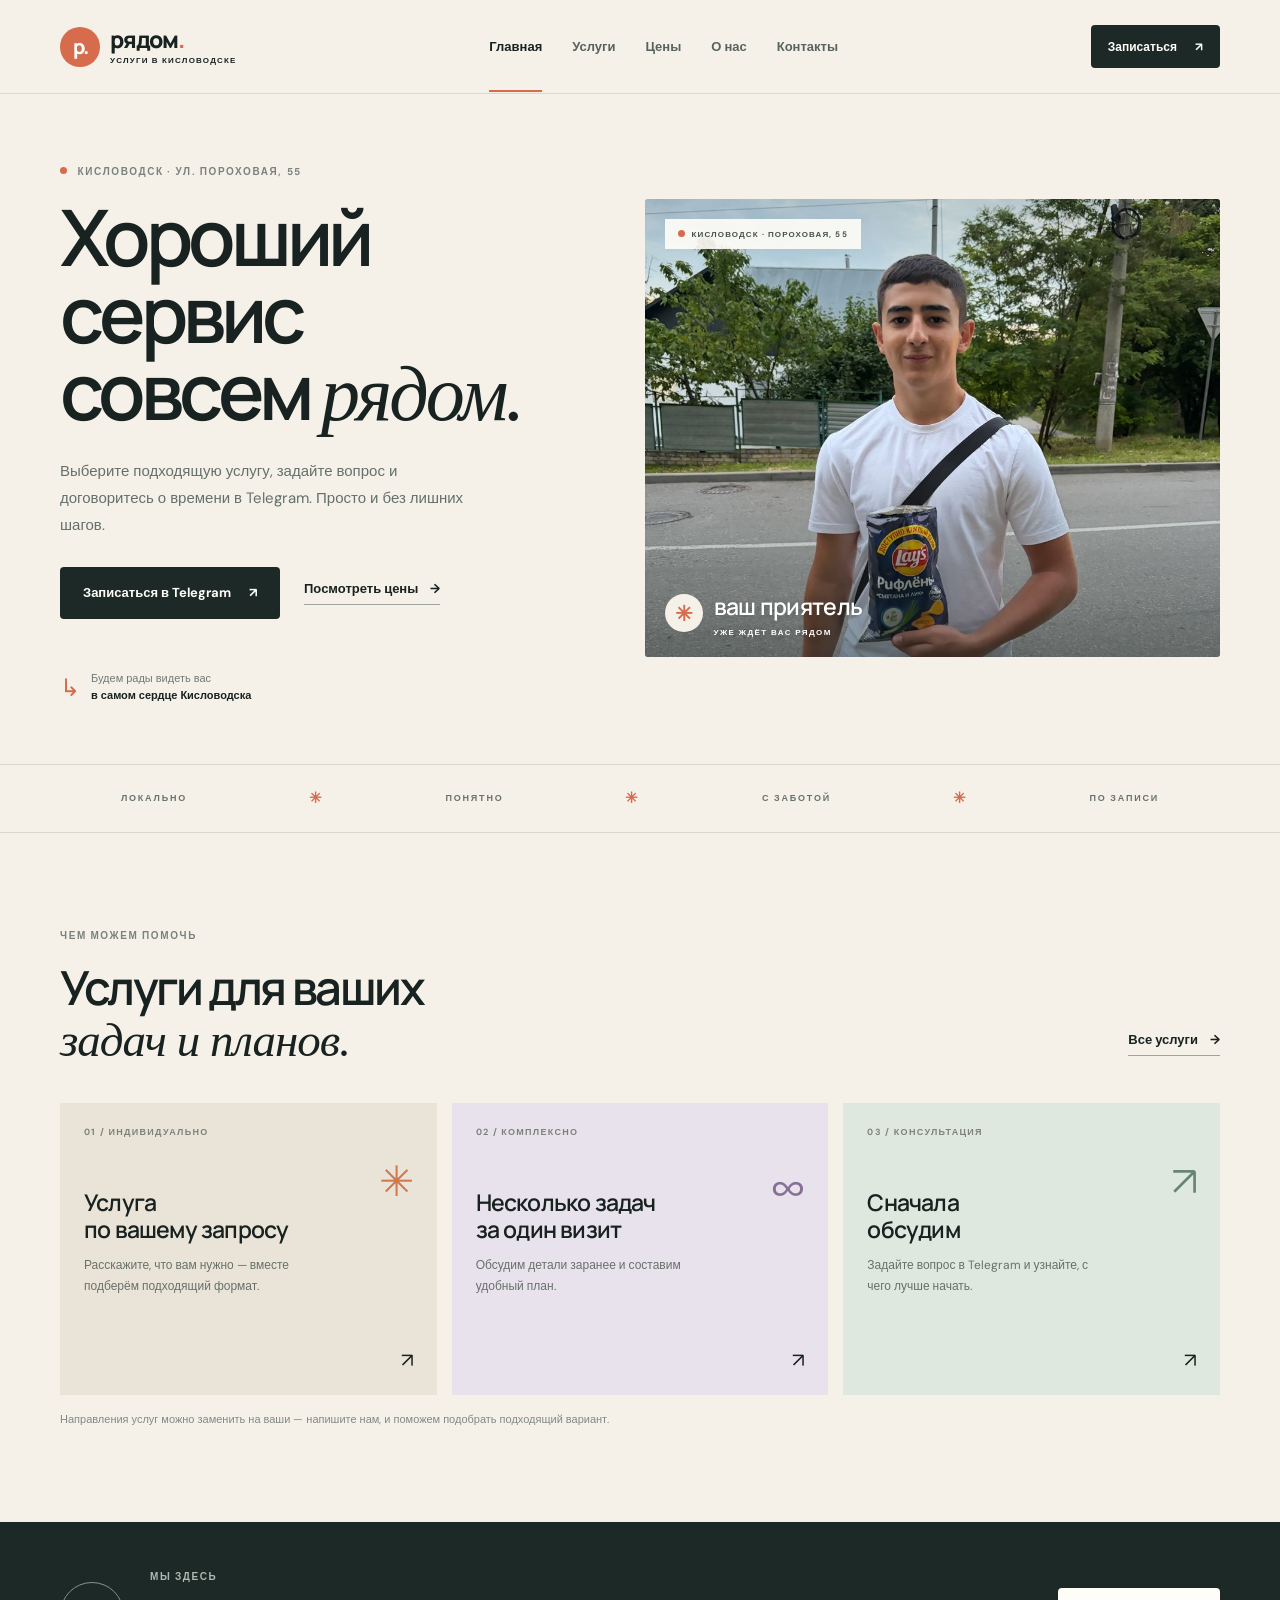
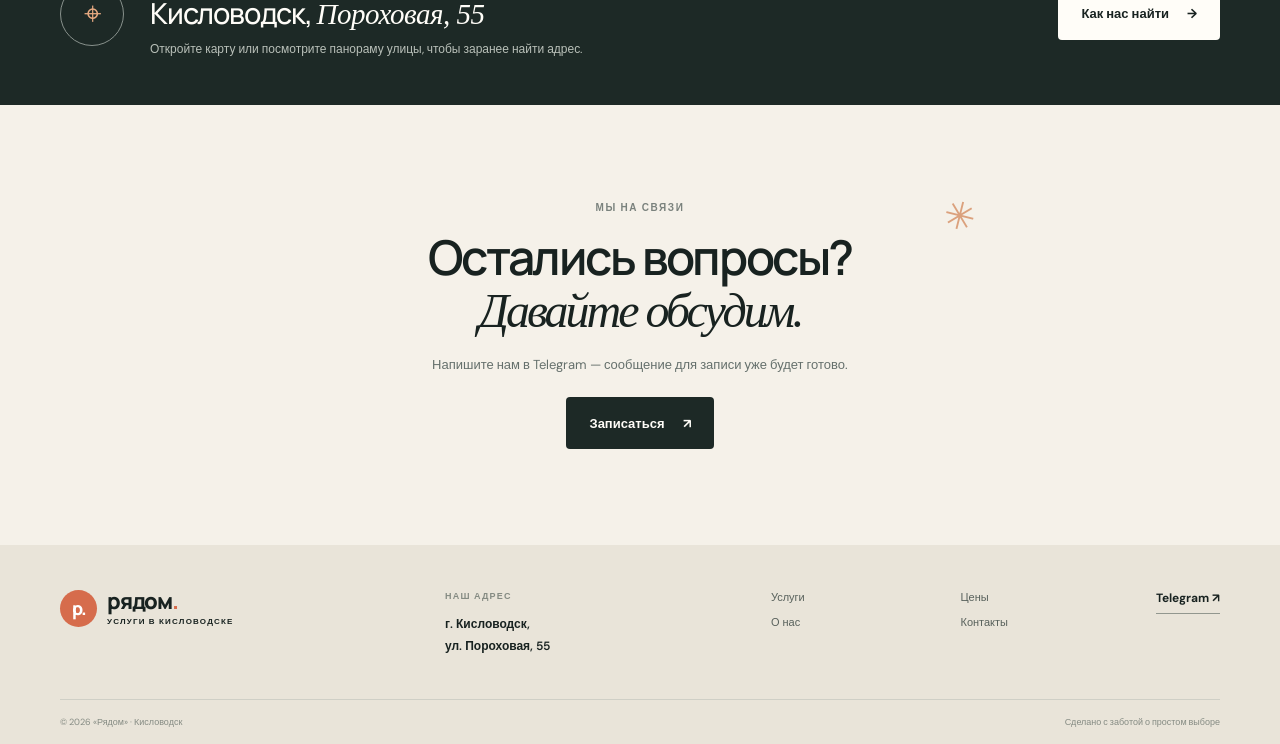
<file: index.html>
<!doctype html>
<html lang="ru">
<head>
  <meta charset="utf-8">
  <meta name="viewport" content="width=device-width, initial-scale=1">
  <meta name="theme-color" content="#f5f1e9">
  <meta name="description" content="Услуги в Кисловодске. Запись в Telegram, адрес: улица Пороховая, 55.">
  <title>Услуги рядом — Кисловодск</title>
  <link rel="stylesheet" href="assets/styles.css">
  <script src="assets/config.js" defer></script>
  <script src="assets/script.js" defer></script>
</head>
<body>
  <a class="skip-link" href="#main">Перейти к содержимому</a>
  <header class="site-header">
    <div class="container header-inner">
      <a class="brand" href="index.html" aria-label="Услуги рядом — главная"><span class="brand-mark">р.</span><span>рядом<span class="brand-dot">.</span><small>УСЛУГИ В КИСЛОВОДСКЕ</small></span></a>
      <button class="menu-toggle" type="button" aria-expanded="false" aria-controls="main-nav"><span></span><span></span><span class="sr-only">Открыть меню</span></button>
      <nav class="main-nav" id="main-nav" aria-label="Основная навигация">
        <a class="active" href="index.html" aria-current="page">Главная</a><a href="services.html">Услуги</a><a href="prices.html">Цены</a><a href="about.html">О нас</a><a href="contacts.html">Контакты</a>
      </nav>
      <a class="button button-small button-dark book-link" href="#">Записаться <span aria-hidden="true">↗</span></a>
    </div>
  </header>

  <main id="main">
    <section class="hero container">
      <div class="hero-copy">
        <p class="eyebrow"><span class="eyebrow-dot"></span> КИСЛОВОДСК · УЛ. ПОРОХОВАЯ, 55</p>
        <h1>Хороший сервис<br>совсем <em>рядом.</em></h1>
        <p class="hero-lead">Выберите подходящую услугу, задайте вопрос и договоритесь о времени в Telegram. Просто и без лишних шагов.</p>
        <div class="hero-actions"><a class="button button-dark book-link" href="#">Записаться в Telegram <span aria-hidden="true">↗</span></a><a class="text-link" href="prices.html">Посмотреть цены <span aria-hidden="true">→</span></a></div>
        <div class="hero-note"><span class="note-icon">↳</span><span>Будем рады видеть вас<br><b>в самом сердце Кисловодска</b></span></div>
      </div>
      <div class="hero-art hero-photo-art">
        <img src="assets/your-friend.jpg" alt="Ваш приятель" fetchpriority="high">
        <div class="friend-photo-shade"></div>
        <div class="friend-photo-location"><span class="eyebrow-dot"></span>КИСЛОВОДСК · ПОРОХОВАЯ, 55</div>
        <div class="friend-caption"><span class="friend-caption-icon">✳</span><span>ваш приятель<small>УЖЕ ЖДЁТ ВАС РЯДОМ</small></span></div>
      </div>
    </section>

    <section class="trust-strip"><div class="container trust-inner"><span>ЛОКАЛЬНО</span><i>✳</i><span>ПОНЯТНО</span><i>✳</i><span>С ЗАБОТОЙ</span><i>✳</i><span>ПО ЗАПИСИ</span></div></section>

    <section class="section container section-services">
      <div class="section-heading"><div><p class="eyebrow">ЧЕМ МОЖЕМ ПОМОЧЬ</p><h2>Услуги для ваших<br><em>задач и планов.</em></h2></div><a class="text-link" href="services.html">Все услуги <span aria-hidden="true">→</span></a></div>
      <div class="service-cards">
        <a class="service-card card-cream" href="services.html"><span class="card-number">01 / ИНДИВИДУАЛЬНО</span><span class="card-symbol symbol-sun">✳</span><h3>Услуга<br>по вашему запросу</h3><p>Расскажите, что вам нужно — вместе подберём подходящий формат.</p><span class="card-arrow">↗</span></a>
        <a class="service-card card-lilac" href="services.html"><span class="card-number">02 / КОМПЛЕКСНО</span><span class="card-symbol symbol-loop">∞</span><h3>Несколько задач<br>за один визит</h3><p>Обсудим детали заранее и составим удобный план.</p><span class="card-arrow">↗</span></a>
        <a class="service-card card-green" href="services.html"><span class="card-number">03 / КОНСУЛЬТАЦИЯ</span><span class="card-symbol symbol-chat">↗</span><h3>Сначала<br>обсудим</h3><p>Задайте вопрос в Telegram и узнайте, с чего лучше начать.</p><span class="card-arrow">↗</span></a>
      </div>
      <p class="template-note">Направления услуг можно заменить на ваши — напишите нам, и поможем подобрать подходящий вариант.</p>
    </section>

    <section class="section address-band"><div class="container address-inner"><div class="address-mark">⌖</div><div><p class="eyebrow">МЫ ЗДЕСЬ</p><h2>Кисловодск, <em>Пороховая, 55</em></h2><p>Откройте карту или посмотрите панораму улицы, чтобы заранее найти адрес.</p></div><a class="button button-light" href="contacts.html">Как нас найти <span aria-hidden="true">→</span></a></div></section>

    <section class="section container final-cta"><div class="cta-ornament">✳</div><p class="eyebrow">МЫ НА СВЯЗИ</p><h2>Остались вопросы?<br><em>Давайте обсудим.</em></h2><p>Напишите нам в Telegram — сообщение для записи уже будет готово.</p><a class="button button-dark book-link" href="#">Записаться <span aria-hidden="true">↗</span></a></section>
  </main>

  <footer class="site-footer"><div class="container footer-main"><a class="brand brand-footer" href="index.html"><span class="brand-mark">р.</span><span>рядом<span class="brand-dot">.</span><small>УСЛУГИ В КИСЛОВОДСКЕ</small></span></a><div class="footer-address"><span>НАШ АДРЕС</span><b>г. Кисловодск,<br>ул. Пороховая, 55</b></div><nav class="footer-nav" aria-label="Разделы сайта"><a href="services.html">Услуги</a><a href="prices.html">Цены</a><a href="about.html">О нас</a><a href="contacts.html">Контакты</a></nav><a class="footer-telegram book-link" href="#">Telegram <span aria-hidden="true">↗</span></a></div><div class="container footer-bottom"><span>© 2026 «Рядом» · Кисловодск</span><span>Сделано с заботой о простом выборе</span></div></footer>
</body>
</html>
</file>
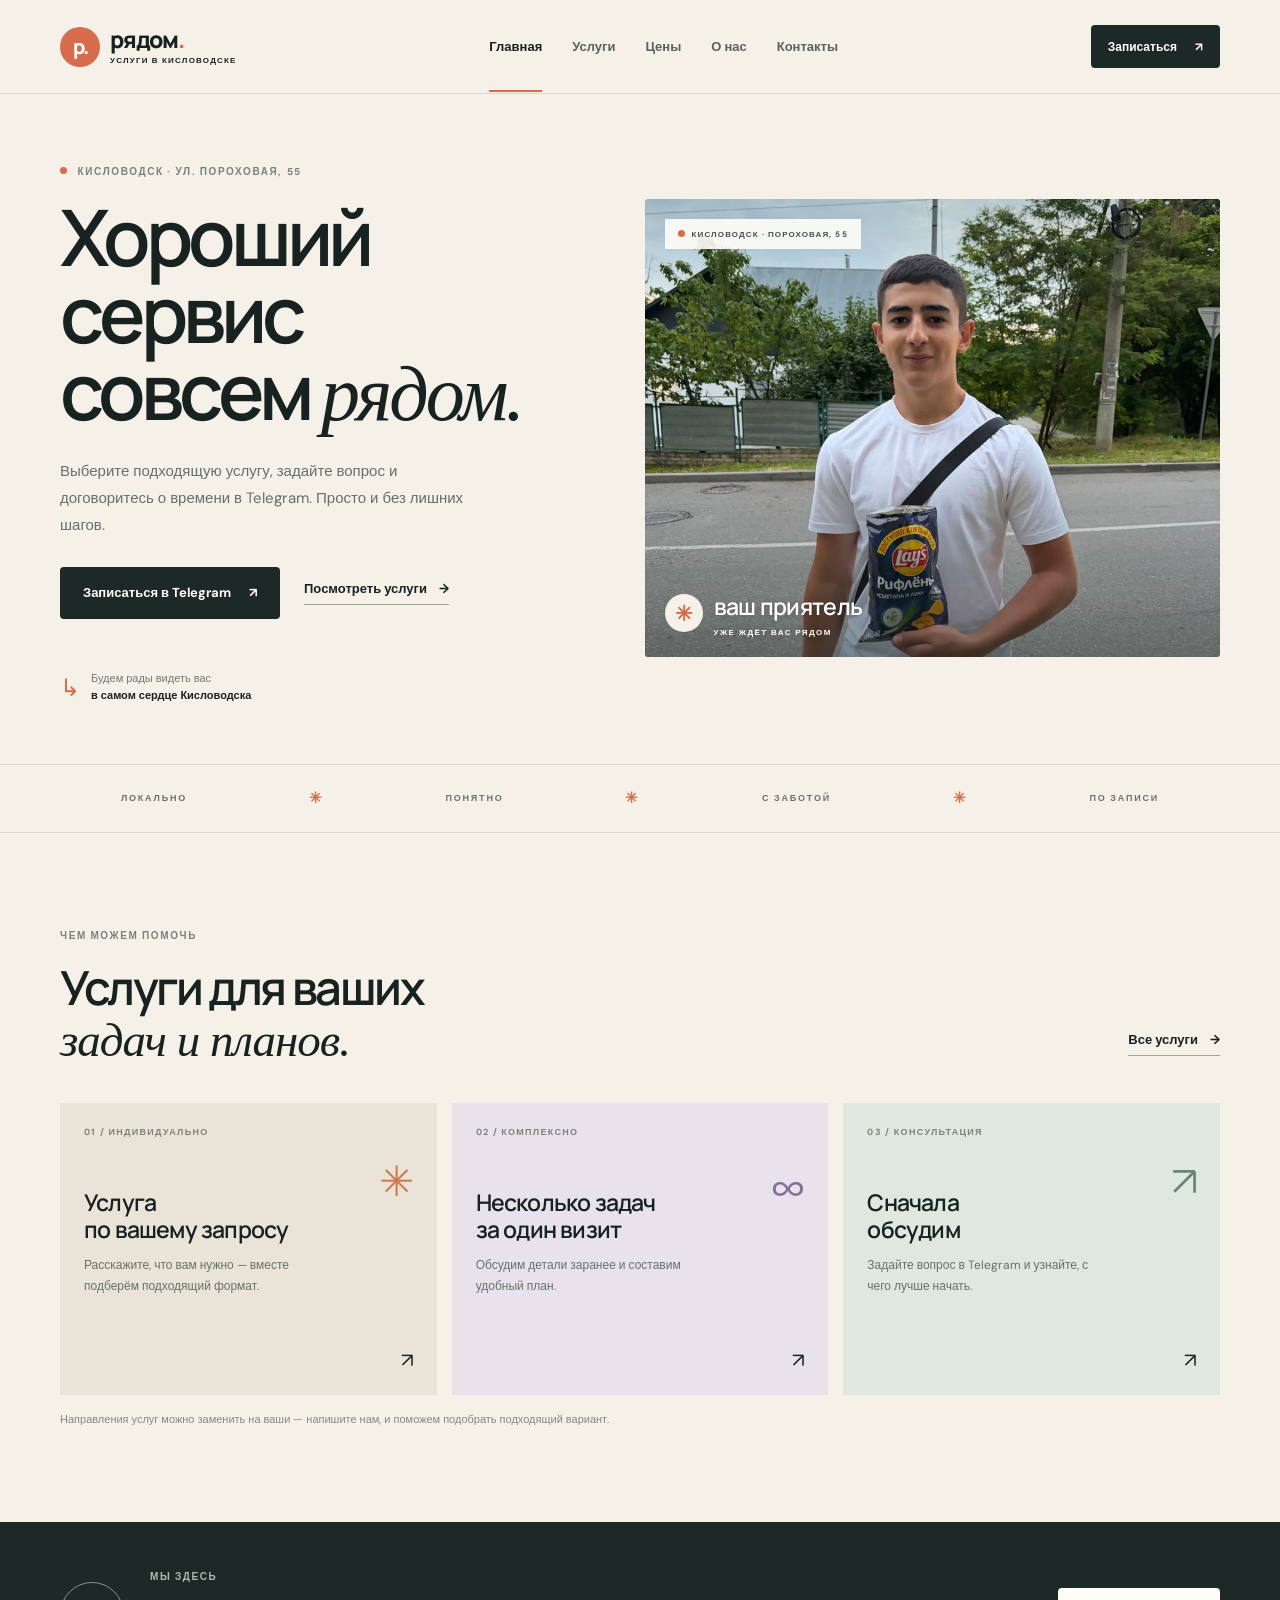
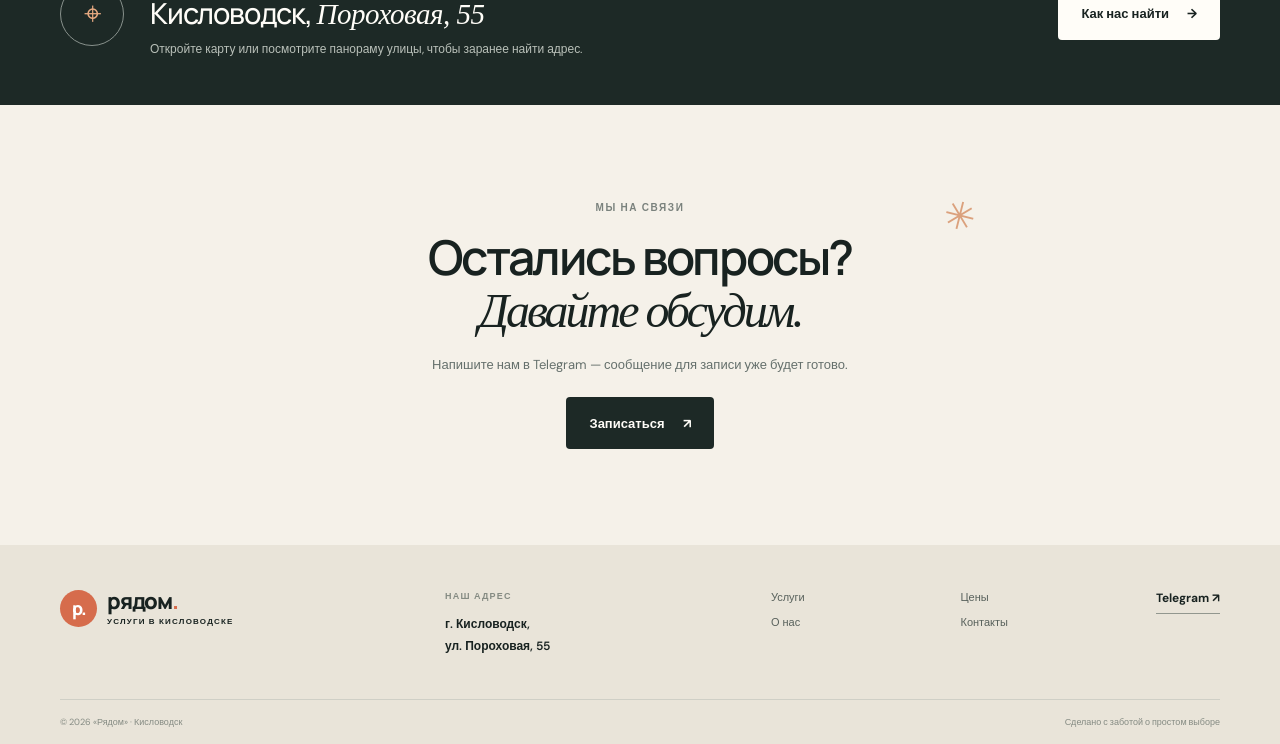
<file: site/index.html>
<!doctype html>
<html lang="ru">
<head>
  <meta charset="utf-8">
  <meta name="viewport" content="width=device-width, initial-scale=1">
  <meta name="theme-color" content="#f5f1e9">
  <meta name="description" content="Услуги в Кисловодске. Запись в Telegram, адрес: улица Пороховая, 55.">
  <title>Услуги рядом — Кисловодск</title>
  <link rel="stylesheet" href="assets/styles.css">
  <script src="assets/config.js" defer></script>
  <script src="assets/script.js" defer></script>
</head>
<body>
  <a class="skip-link" href="#main">Перейти к содержимому</a>
  <header class="site-header">
    <div class="container header-inner">
      <a class="brand" href="index.html" aria-label="Услуги рядом — главная"><span class="brand-mark">р.</span><span>рядом<span class="brand-dot">.</span><small>УСЛУГИ В КИСЛОВОДСКЕ</small></span></a>
      <button class="menu-toggle" type="button" aria-expanded="false" aria-controls="main-nav"><span></span><span></span><span class="sr-only">Открыть меню</span></button>
      <nav class="main-nav" id="main-nav" aria-label="Основная навигация">
        <a class="active" href="index.html" aria-current="page">Главная</a><a href="services.html">Услуги</a><a href="prices.html">Цены</a><a href="about.html">О нас</a><a href="contacts.html">Контакты</a>
      </nav>
      <a class="button button-small button-dark book-link" href="#">Записаться <span aria-hidden="true">↗</span></a>
    </div>
  </header>

  <main id="main">
    <section class="hero container">
      <div class="hero-copy">
        <p class="eyebrow"><span class="eyebrow-dot"></span> КИСЛОВОДСК · УЛ. ПОРОХОВАЯ, 55</p>
        <h1>Хороший сервис<br>совсем <em>рядом.</em></h1>
        <p class="hero-lead">Выберите подходящую услугу, задайте вопрос и договоритесь о времени в Telegram. Просто и без лишних шагов.</p>
        <div class="hero-actions"><a class="button button-dark book-link" href="#">Записаться в Telegram <span aria-hidden="true">↗</span></a><a class="text-link" href="services.html">Посмотреть услуги <span aria-hidden="true">→</span></a></div>
        <div class="hero-note"><span class="note-icon">↳</span><span>Будем рады видеть вас<br><b>в самом сердце Кисловодска</b></span></div>
      </div>
      <div class="hero-art hero-photo-art">
        <img src="assets/your-friend.jpg" alt="Ваш приятель" fetchpriority="high">
        <div class="friend-photo-shade"></div>
        <div class="friend-photo-location"><span class="eyebrow-dot"></span>КИСЛОВОДСК · ПОРОХОВАЯ, 55</div>
        <div class="friend-caption"><span class="friend-caption-icon">✳</span><span>ваш приятель<small>УЖЕ ЖДЁТ ВАС РЯДОМ</small></span></div>
      </div>
    </section>

    <section class="trust-strip"><div class="container trust-inner"><span>ЛОКАЛЬНО</span><i>✳</i><span>ПОНЯТНО</span><i>✳</i><span>С ЗАБОТОЙ</span><i>✳</i><span>ПО ЗАПИСИ</span></div></section>

    <section class="section container section-services">
      <div class="section-heading"><div><p class="eyebrow">ЧЕМ МОЖЕМ ПОМОЧЬ</p><h2>Услуги для ваших<br><em>задач и планов.</em></h2></div><a class="text-link" href="services.html">Все услуги <span aria-hidden="true">→</span></a></div>
      <div class="service-cards">
        <a class="service-card card-cream" href="services.html"><span class="card-number">01 / ИНДИВИДУАЛЬНО</span><span class="card-symbol symbol-sun">✳</span><h3>Услуга<br>по вашему запросу</h3><p>Расскажите, что вам нужно — вместе подберём подходящий формат.</p><span class="card-arrow">↗</span></a>
        <a class="service-card card-lilac" href="services.html"><span class="card-number">02 / КОМПЛЕКСНО</span><span class="card-symbol symbol-loop">∞</span><h3>Несколько задач<br>за один визит</h3><p>Обсудим детали заранее и составим удобный план.</p><span class="card-arrow">↗</span></a>
        <a class="service-card card-green" href="services.html"><span class="card-number">03 / КОНСУЛЬТАЦИЯ</span><span class="card-symbol symbol-chat">↗</span><h3>Сначала<br>обсудим</h3><p>Задайте вопрос в Telegram и узнайте, с чего лучше начать.</p><span class="card-arrow">↗</span></a>
      </div>
      <p class="template-note">Направления услуг можно заменить на ваши — напишите нам, и поможем подобрать подходящий вариант.</p>
    </section>

    <section class="section address-band"><div class="container address-inner"><div class="address-mark">⌖</div><div><p class="eyebrow">МЫ ЗДЕСЬ</p><h2>Кисловодск, <em>Пороховая, 55</em></h2><p>Откройте карту или посмотрите панораму улицы, чтобы заранее найти адрес.</p></div><a class="button button-light" href="contacts.html">Как нас найти <span aria-hidden="true">→</span></a></div></section>

    <section class="section container final-cta"><div class="cta-ornament">✳</div><p class="eyebrow">МЫ НА СВЯЗИ</p><h2>Остались вопросы?<br><em>Давайте обсудим.</em></h2><p>Напишите нам в Telegram — сообщение для записи уже будет готово.</p><a class="button button-dark book-link" href="#">Записаться <span aria-hidden="true">↗</span></a></section>
  </main>

  <footer class="site-footer"><div class="container footer-main"><a class="brand brand-footer" href="index.html"><span class="brand-mark">р.</span><span>рядом<span class="brand-dot">.</span><small>УСЛУГИ В КИСЛОВОДСКЕ</small></span></a><div class="footer-address"><span>НАШ АДРЕС</span><b>г. Кисловодск,<br>ул. Пороховая, 55</b></div><nav class="footer-nav" aria-label="Разделы сайта"><a href="services.html">Услуги</a><a href="prices.html">Цены</a><a href="about.html">О нас</a><a href="contacts.html">Контакты</a></nav><a class="footer-telegram book-link" href="#">Telegram <span aria-hidden="true">↗</span></a></div><div class="container footer-bottom"><span>© 2026 «Рядом» · Кисловодск</span><span>Сделано с заботой о простом выборе</span></div></footer>
</body>
</html>
</file>
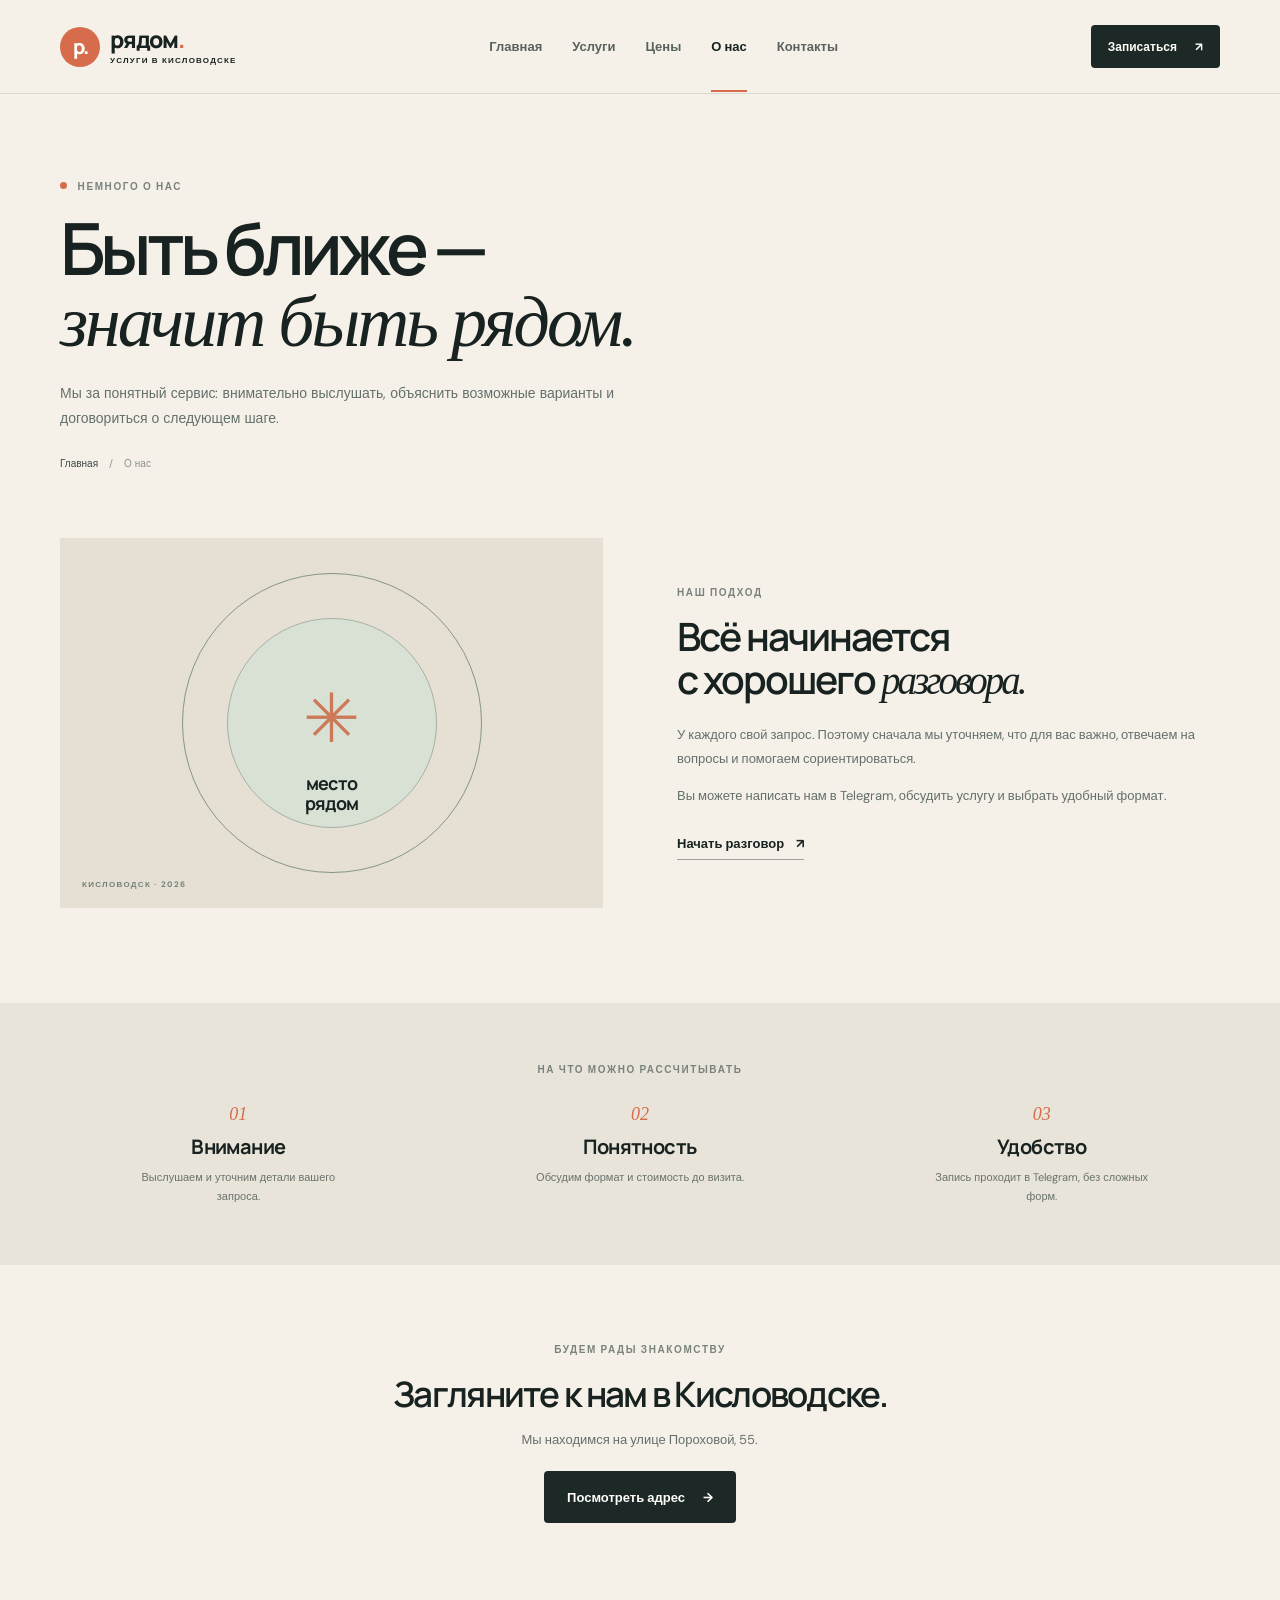
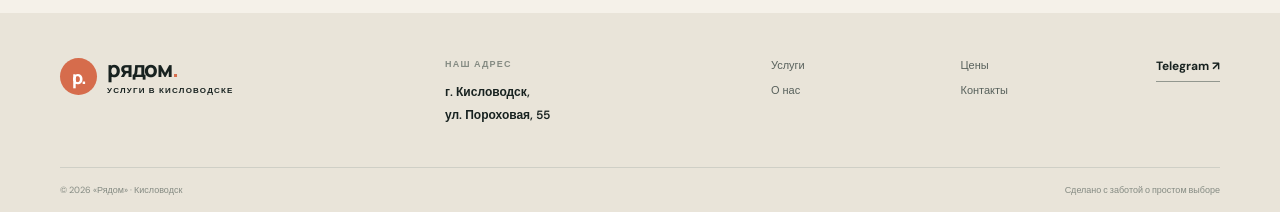
<file: about.html>
<!doctype html>
<html lang="ru">
<head>
  <meta charset="utf-8"><meta name="viewport" content="width=device-width, initial-scale=1"><meta name="theme-color" content="#f5f1e9">
  <meta name="description" content="Рядом — услуги в Кисловодске на улице Пороховой, 55.">
  <title>О нас — Рядом, Кисловодск</title><link rel="stylesheet" href="assets/styles.css"><script src="assets/config.js" defer></script><script src="assets/script.js" defer></script>
</head>
<body>
  <a class="skip-link" href="#main">Перейти к содержимому</a>
  <header class="site-header"><div class="container header-inner"><a class="brand" href="index.html"><span class="brand-mark">р.</span><span>рядом<span class="brand-dot">.</span><small>УСЛУГИ В КИСЛОВОДСКЕ</small></span></a><button class="menu-toggle" type="button" aria-expanded="false" aria-controls="main-nav"><span></span><span></span><span class="sr-only">Открыть меню</span></button><nav class="main-nav" id="main-nav" aria-label="Основная навигация"><a href="index.html">Главная</a><a href="services.html">Услуги</a><a href="prices.html">Цены</a><a class="active" href="about.html" aria-current="page">О нас</a><a href="contacts.html">Контакты</a></nav><a class="button button-small button-dark book-link" href="#">Записаться <span aria-hidden="true">↗</span></a></div></header>
  <main id="main">
    <section class="page-hero container"><p class="eyebrow"><span class="eyebrow-dot"></span> НЕМНОГО О НАС</p><h1>Быть ближе —<br><em>значит быть рядом.</em></h1><p>Мы за понятный сервис: внимательно выслушать, объяснить возможные варианты и договориться о следующем шаге.</p><div class="breadcrumb"><a href="index.html">Главная</a><span>/</span><span>О нас</span></div></section>
    <section class="container about-feature"><div class="about-art"><div class="about-circle circle-outer"></div><div class="about-circle circle-inner"></div><span class="about-star">✳</span><span class="about-word">место<br>рядом</span><span class="about-coord">КИСЛОВОДСК · 2026</span></div><div class="about-copy"><p class="eyebrow">НАШ ПОДХОД</p><h2>Всё начинается<br>с хорошего <em>разговора.</em></h2><p>У каждого свой запрос. Поэтому сначала мы уточняем, что для вас важно, отвечаем на вопросы и помогаем сориентироваться.</p><p>Вы можете написать нам в Telegram, обсудить услугу и выбрать удобный формат.</p><a class="text-link book-link" href="#">Начать разговор <span aria-hidden="true">↗</span></a></div></section>
    <section class="section values-section"><div class="container"><p class="eyebrow">НА ЧТО МОЖНО РАССЧИТЫВАТЬ</p><div class="values-grid"><article><span>01</span><h3>Внимание</h3><p>Выслушаем и уточним детали вашего запроса.</p></article><article><span>02</span><h3>Понятность</h3><p>Обсудим формат и стоимость до визита.</p></article><article><span>03</span><h3>Удобство</h3><p>Запись проходит в Telegram, без сложных форм.</p></article></div></div></section>
    <section class="section container slim-cta"><p class="eyebrow">БУДЕМ РАДЫ ЗНАКОМСТВУ</p><h2>Загляните к нам в Кисловодске.</h2><p>Мы находимся на улице Пороховой, 55.</p><a class="button button-dark" href="contacts.html">Посмотреть адрес <span aria-hidden="true">→</span></a></section>
  </main>
  <footer class="site-footer"><div class="container footer-main"><a class="brand brand-footer" href="index.html"><span class="brand-mark">р.</span><span>рядом<span class="brand-dot">.</span><small>УСЛУГИ В КИСЛОВОДСКЕ</small></span></a><div class="footer-address"><span>НАШ АДРЕС</span><b>г. Кисловодск,<br>ул. Пороховая, 55</b></div><nav class="footer-nav" aria-label="Разделы сайта"><a href="services.html">Услуги</a><a href="prices.html">Цены</a><a href="about.html">О нас</a><a href="contacts.html">Контакты</a></nav><a class="footer-telegram book-link" href="#">Telegram <span aria-hidden="true">↗</span></a></div><div class="container footer-bottom"><span>© 2026 «Рядом» · Кисловодск</span><span>Сделано с заботой о простом выборе</span></div></footer>
</body>
</html>
</file>
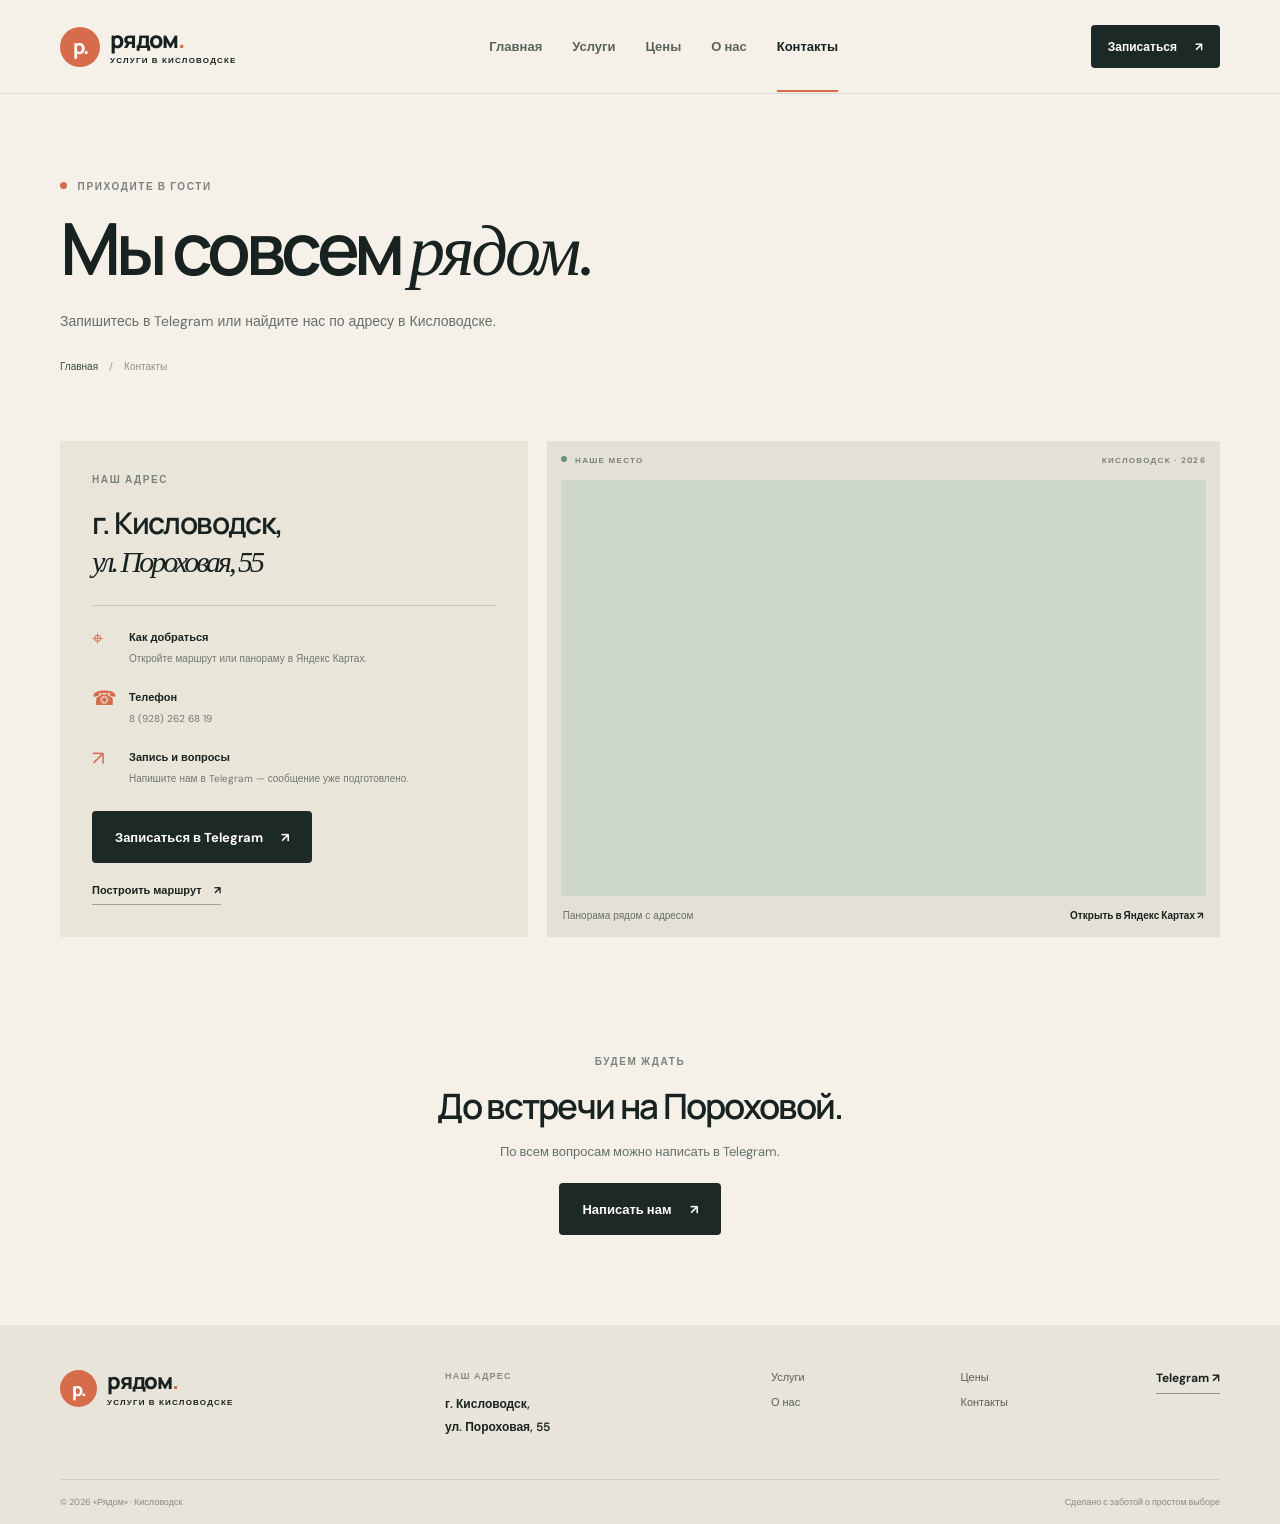
<file: contacts.html>
<!doctype html>
<html lang="ru">
<head>
  <meta charset="utf-8"><meta name="viewport" content="width=device-width, initial-scale=1"><meta name="theme-color" content="#f5f1e9">
  <meta name="description" content="Контакты и адрес: Кисловодск, улица Пороховая, 55. Запись в Telegram.">
  <title>Контакты — Рядом, Кисловодск</title><link rel="stylesheet" href="assets/styles.css"><script src="assets/config.js" defer></script><script src="assets/script.js" defer></script>
</head>
<body>
  <a class="skip-link" href="#main">Перейти к содержимому</a>
  <header class="site-header"><div class="container header-inner"><a class="brand" href="index.html"><span class="brand-mark">р.</span><span>рядом<span class="brand-dot">.</span><small>УСЛУГИ В КИСЛОВОДСКЕ</small></span></a><button class="menu-toggle" type="button" aria-expanded="false" aria-controls="main-nav"><span></span><span></span><span class="sr-only">Открыть меню</span></button><nav class="main-nav" id="main-nav" aria-label="Основная навигация"><a href="index.html">Главная</a><a href="services.html">Услуги</a><a href="prices.html">Цены</a><a href="about.html">О нас</a><a class="active" href="contacts.html" aria-current="page">Контакты</a></nav><a class="button button-small button-dark book-link" href="#">Записаться <span aria-hidden="true">↗</span></a></div></header>
  <main id="main">
    <section class="page-hero container"><p class="eyebrow"><span class="eyebrow-dot"></span> ПРИХОДИТЕ В ГОСТИ</p><h1>Мы совсем <em>рядом.</em></h1><p>Запишитесь в Telegram или найдите нас по адресу в Кисловодске.</p><div class="breadcrumb"><a href="index.html">Главная</a><span>/</span><span>Контакты</span></div></section>
    <section class="container contact-layout"><div class="contact-card"><p class="eyebrow">НАШ АДРЕС</p><h2>г. Кисловодск,<br><em>ул. Пороховая, 55</em></h2><div class="contact-divider"></div><div class="contact-detail"><span class="detail-icon">⌖</span><div><b>Как добраться</b><p>Откройте маршрут или панораму в Яндекс Картах.</p></div></div><div class="contact-detail"><span class="detail-icon">☎</span><div><b>Телефон</b><p><a href="tel:+79282626819">8 (928) 262 68 19</a></p></div></div><div class="contact-detail"><span class="detail-icon">↗</span><div><b>Запись и вопросы</b><p>Напишите нам в Telegram — сообщение уже подготовлено.</p></div></div><a class="button button-dark book-link" href="#">Записаться в Telegram <span aria-hidden="true">↗</span></a><a class="text-link map-link" href="https://yandex.ru/maps/?text=%D0%9A%D0%B8%D1%81%D0%BB%D0%BE%D0%B2%D0%BE%D0%B4%D1%81%D0%BA%2C%20%D1%83%D0%BB%D0%B8%D1%86%D0%B0%20%D0%9F%D0%BE%D1%80%D0%BE%D1%85%D0%BE%D0%B2%D0%B0%D1%8F%2C%2055" target="_blank" rel="noopener noreferrer">Построить маршрут <span aria-hidden="true">↗</span></a></div>
      <div class="map-panel"><div class="map-topline"><span><i class="map-status"></i> НАШЕ МЕСТО</span><span>КИСЛОВОДСК · 2026</span></div><div class="map-frame-wrap"><iframe title="Панорама улицы Пороховой, 55 в Кисловодске на Яндекс Картах" src="https://yandex.ru/maps/?ll=42.736006%2C43.936768&amp;z=17&amp;l=map%2Cstv%2Csta&amp;panorama%5Bpoint%5D=42.736006%2C43.936768&amp;panorama%5Bdirection%5D=0%2C0&amp;panorama%5Bspan%5D=90%2C60&amp;panorama%5Bfull%5D=true&amp;tab=panorama" allowfullscreen loading="lazy" referrerpolicy="no-referrer-when-downgrade"></iframe></div><div class="map-caption"><span>Панорама рядом с адресом</span><a href="https://yandex.ru/maps/?ll=42.736006%2C43.936768&amp;z=17&amp;l=map%2Cstv%2Csta&amp;panorama%5Bpoint%5D=42.736006%2C43.936768&amp;panorama%5Bdirection%5D=0%2C0&amp;panorama%5Bspan%5D=90%2C60&amp;panorama%5Bfull%5D=true&amp;tab=panorama" target="_blank" rel="noopener noreferrer">Открыть в Яндекс Картах ↗</a></div></div></section>
    <section class="section container slim-cta"><p class="eyebrow">БУДЕМ ЖДАТЬ</p><h2>До встречи на Пороховой.</h2><p>По всем вопросам можно написать в Telegram.</p><a class="button button-dark book-link" href="#">Написать нам <span aria-hidden="true">↗</span></a></section>
  </main>
  <footer class="site-footer"><div class="container footer-main"><a class="brand brand-footer" href="index.html"><span class="brand-mark">р.</span><span>рядом<span class="brand-dot">.</span><small>УСЛУГИ В КИСЛОВОДСКЕ</small></span></a><div class="footer-address"><span>НАШ АДРЕС</span><b>г. Кисловодск,<br>ул. Пороховая, 55</b></div><nav class="footer-nav" aria-label="Разделы сайта"><a href="services.html">Услуги</a><a href="prices.html">Цены</a><a href="about.html">О нас</a><a href="contacts.html">Контакты</a></nav><a class="footer-telegram book-link" href="#">Telegram <span aria-hidden="true">↗</span></a></div><div class="container footer-bottom"><span>© 2026 «Рядом» · Кисловодск</span><span>Сделано с заботой о простом выборе</span></div></footer>
</body>
</html>
</file>
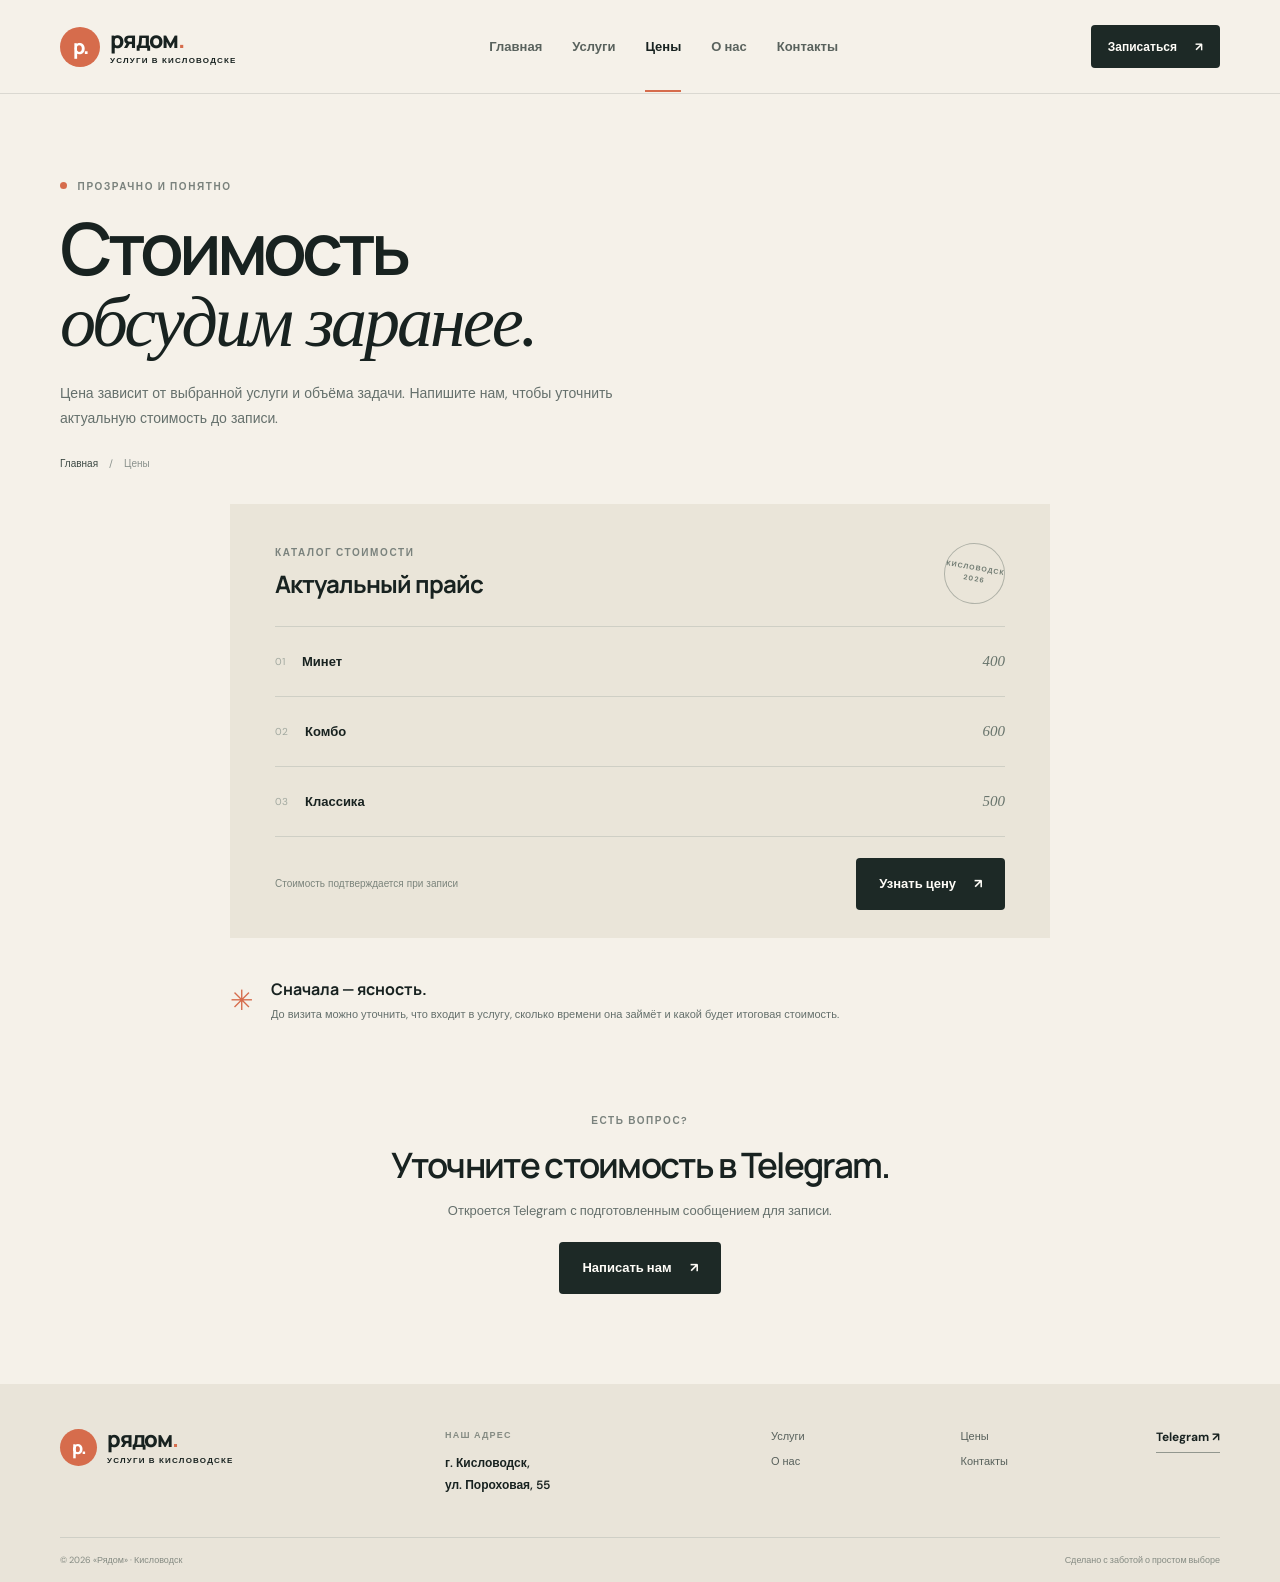
<file: prices.html>
<!doctype html>
<html lang="ru">
<head>
  <meta charset="utf-8"><meta name="viewport" content="width=device-width, initial-scale=1"><meta name="theme-color" content="#f5f1e9">
  <meta name="description" content="Информация о стоимости услуг в Кисловодске. Уточните актуальную цену в Telegram.">
  <title>Цены — Рядом, Кисловодск</title><link rel="stylesheet" href="assets/styles.css"><script src="assets/config.js" defer></script><script src="assets/script.js" defer></script>
</head>
<body>
  <a class="skip-link" href="#main">Перейти к содержимому</a>
  <header class="site-header"><div class="container header-inner"><a class="brand" href="index.html"><span class="brand-mark">р.</span><span>рядом<span class="brand-dot">.</span><small>УСЛУГИ В КИСЛОВОДСКЕ</small></span></a><button class="menu-toggle" type="button" aria-expanded="false" aria-controls="main-nav"><span></span><span></span><span class="sr-only">Открыть меню</span></button><nav class="main-nav" id="main-nav" aria-label="Основная навигация"><a href="index.html">Главная</a><a href="services.html">Услуги</a><a class="active" href="prices.html" aria-current="page">Цены</a><a href="about.html">О нас</a><a href="contacts.html">Контакты</a></nav><a class="button button-small button-dark book-link" href="#">Записаться <span aria-hidden="true">↗</span></a></div></header>
  <main id="main">
    <section class="page-hero container"><p class="eyebrow"><span class="eyebrow-dot"></span> ПРОЗРАЧНО И ПОНЯТНО</p><h1>Стоимость<br><em>обсудим заранее.</em></h1><p>Цена зависит от выбранной услуги и объёма задачи. Напишите нам, чтобы уточнить актуальную стоимость до записи.</p><div class="breadcrumb"><a href="index.html">Главная</a><span>/</span><span>Цены</span></div></section>
    <section class="container price-panel"><div class="price-panel-head"><div><p class="eyebrow">КАТАЛОГ СТОИМОСТИ</p><h2>Актуальный прайс</h2></div><span class="price-stamp">КИСЛОВОДСК<br>2026</span></div><div class="price-line"><div><span class="price-number">01</span><b>Минет</b></div><span class="price-value">400</span></div><div class="price-line"><div><span class="price-number">02</span><b>Комбо</b></div><span class="price-value">600</span></div><div class="price-line"><div><span class="price-number">03</span><b>Классика</b></div><span class="price-value">500</span></div><div class="price-panel-foot"><span>Стоимость подтверждается при записи</span><a class="button button-dark book-link" href="#">Узнать цену <span aria-hidden="true">↗</span></a></div></section>
    <section class="container pricing-note"><div class="pricing-note-mark">✳</div><div><h3>Сначала — ясность.</h3><p>До визита можно уточнить, что входит в услугу, сколько времени она займёт и какой будет итоговая стоимость.</p></div></section>
    <section class="section container slim-cta"><p class="eyebrow">ЕСТЬ ВОПРОС?</p><h2>Уточните стоимость в Telegram.</h2><p>Откроется Telegram с подготовленным сообщением для записи.</p><a class="button button-dark book-link" href="#">Написать нам <span aria-hidden="true">↗</span></a></section>
  </main>
  <footer class="site-footer"><div class="container footer-main"><a class="brand brand-footer" href="index.html"><span class="brand-mark">р.</span><span>рядом<span class="brand-dot">.</span><small>УСЛУГИ В КИСЛОВОДСКЕ</small></span></a><div class="footer-address"><span>НАШ АДРЕС</span><b>г. Кисловодск,<br>ул. Пороховая, 55</b></div><nav class="footer-nav" aria-label="Разделы сайта"><a href="services.html">Услуги</a><a href="prices.html">Цены</a><a href="about.html">О нас</a><a href="contacts.html">Контакты</a></nav><a class="footer-telegram book-link" href="#">Telegram <span aria-hidden="true">↗</span></a></div><div class="container footer-bottom"><span>© 2026 «Рядом» · Кисловодск</span><span>Сделано с заботой о простом выборе</span></div></footer>
</body>
</html>
</file>
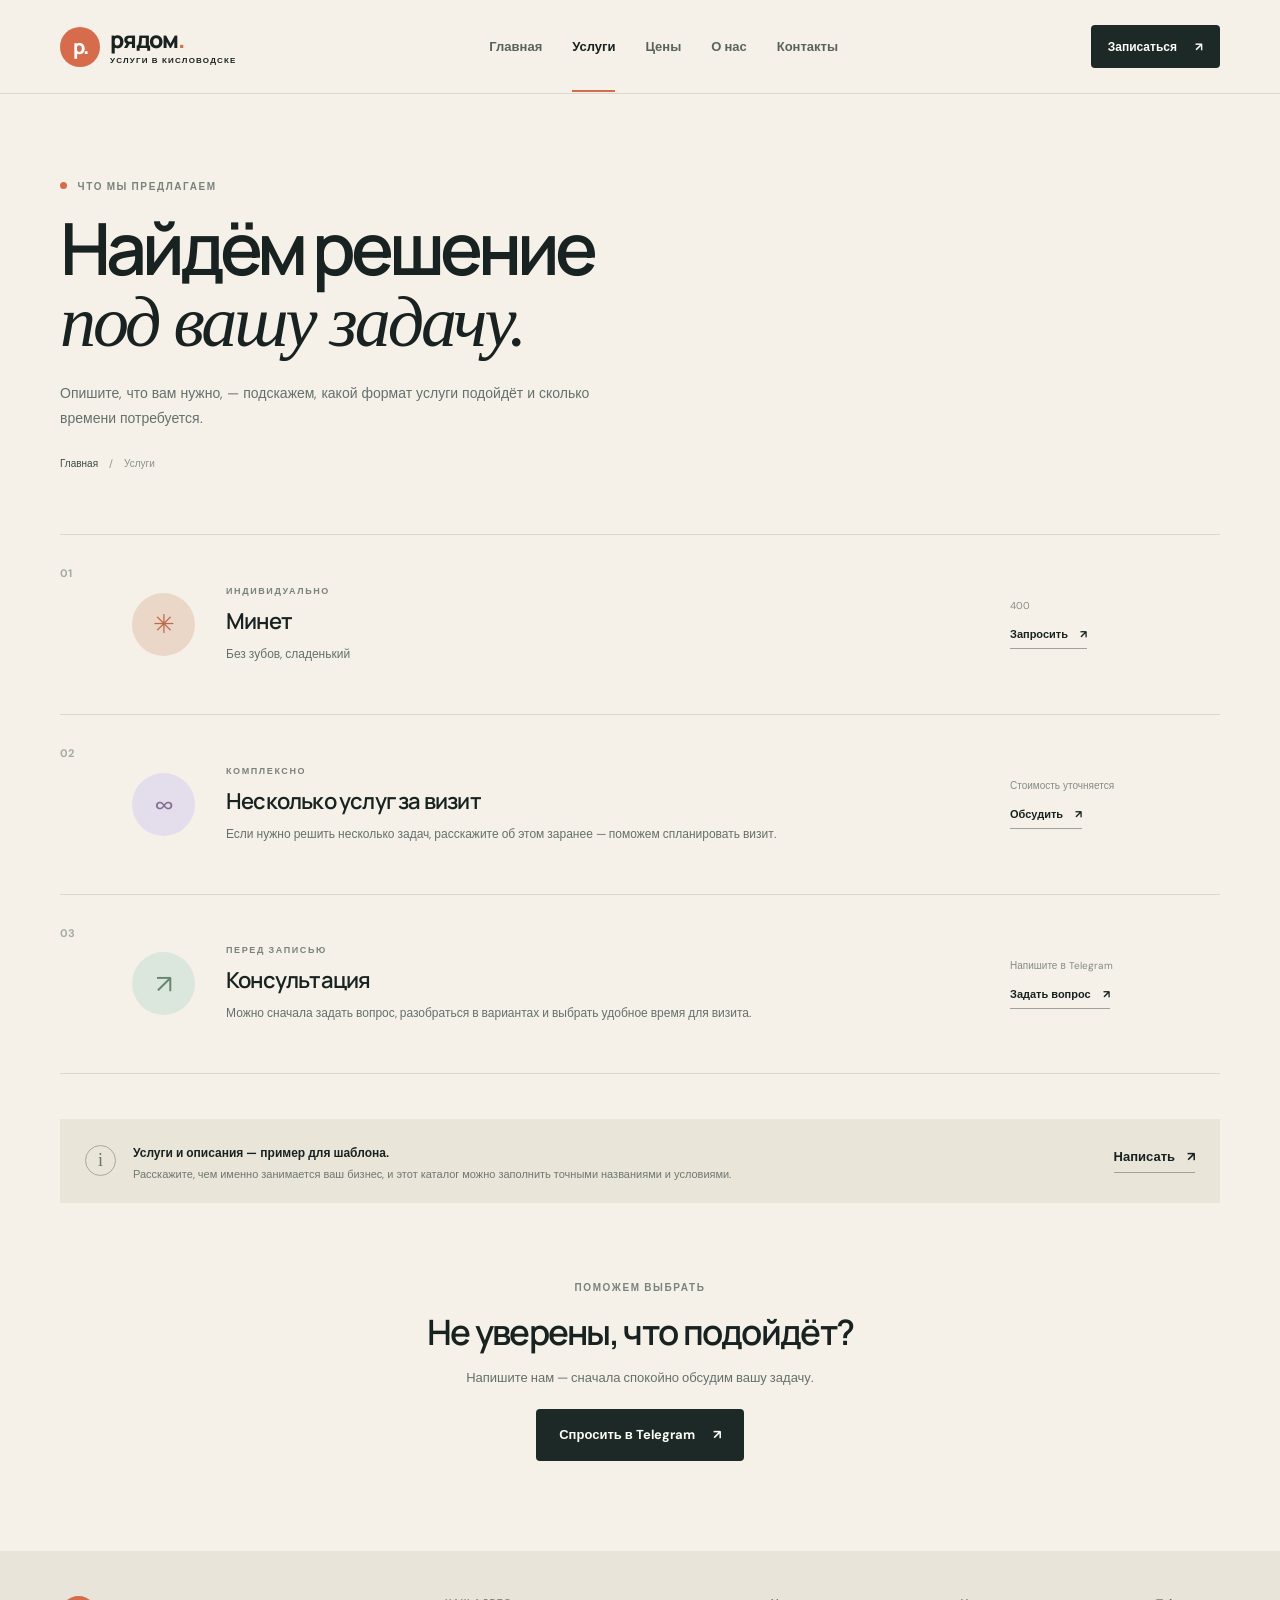
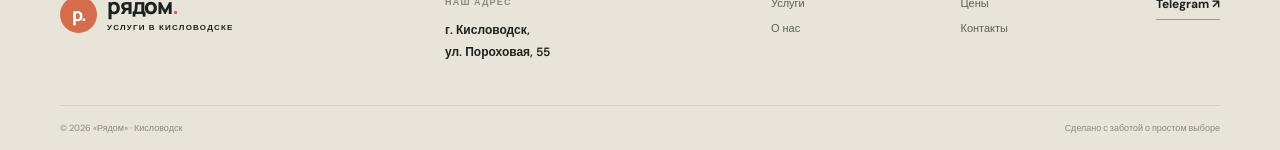
<file: services.html>
<!doctype html>
<html lang="ru">
<head>
  <meta charset="utf-8"><meta name="viewport" content="width=device-width, initial-scale=1"><meta name="theme-color" content="#f5f1e9">
  <meta name="description" content="Каталог услуг в Кисловодске. Расскажите о своей задаче и запишитесь в Telegram.">
  <title>Услуги — Рядом, Кисловодск</title><link rel="stylesheet" href="assets/styles.css"><script src="assets/config.js" defer></script><script src="assets/script.js" defer></script>
</head>
<body>
  <a class="skip-link" href="#main">Перейти к содержимому</a>
  <header class="site-header"><div class="container header-inner"><a class="brand" href="index.html"><span class="brand-mark">р.</span><span>рядом<span class="brand-dot">.</span><small>УСЛУГИ В КИСЛОВОДСКЕ</small></span></a><button class="menu-toggle" type="button" aria-expanded="false" aria-controls="main-nav"><span></span><span></span><span class="sr-only">Открыть меню</span></button><nav class="main-nav" id="main-nav" aria-label="Основная навигация"><a href="index.html">Главная</a><a class="active" href="services.html" aria-current="page">Услуги</a><a href="prices.html">Цены</a><a href="about.html">О нас</a><a href="contacts.html">Контакты</a></nav><a class="button button-small button-dark book-link" href="#">Записаться <span aria-hidden="true">↗</span></a></div></header>
  <main id="main">
    <section class="page-hero container"><p class="eyebrow"><span class="eyebrow-dot"></span> ЧТО МЫ ПРЕДЛАГАЕМ</p><h1>Найдём решение<br><em>под вашу задачу.</em></h1><p>Опишите, что вам нужно, — подскажем, какой формат услуги подойдёт и сколько времени потребуется.</p><div class="breadcrumb"><a href="index.html">Главная</a><span>/</span><span>Услуги</span></div></section>
    <section class="container section service-list">
      <article class="service-row"><div class="service-index">01</div><div class="service-row-icon icon-peach">✳</div><div class="service-row-copy"><p class="eyebrow">ИНДИВИДУАЛЬНО</p><h2>Минет</h2><p>Без зубов, сладенький</p></div><div class="service-row-action"><span>400</span><a class="text-link book-link" href="#">Запросить <span aria-hidden="true">↗</span></a></div></article>
      <article class="service-row"><div class="service-index">02</div><div class="service-row-icon icon-lavender">∞</div><div class="service-row-copy"><p class="eyebrow">КОМПЛЕКСНО</p><h2>Несколько услуг за визит</h2><p>Если нужно решить несколько задач, расскажите об этом заранее — поможем спланировать визит.</p></div><div class="service-row-action"><span>Стоимость уточняется</span><a class="text-link book-link" href="#">Обсудить <span aria-hidden="true">↗</span></a></div></article>
      <article class="service-row"><div class="service-index">03</div><div class="service-row-icon icon-mint">↗</div><div class="service-row-copy"><p class="eyebrow">ПЕРЕД ЗАПИСЬЮ</p><h2>Консультация</h2><p>Можно сначала задать вопрос, разобраться в вариантах и выбрать удобное время для визита.</p></div><div class="service-row-action"><span>Напишите в Telegram</span><a class="text-link book-link" href="#">Задать вопрос <span aria-hidden="true">↗</span></a></div></article>
    </section>
    <section class="container info-callout"><span class="callout-icon">i</span><div><b>Услуги и описания — пример для шаблона.</b><p>Расскажите, чем именно занимается ваш бизнес, и этот каталог можно заполнить точными названиями и условиями.</p></div><a class="text-link book-link" href="#">Написать <span aria-hidden="true">↗</span></a></section>
    <section class="section container slim-cta"><p class="eyebrow">ПОМОЖЕМ ВЫБРАТЬ</p><h2>Не уверены, что подойдёт?</h2><p>Напишите нам — сначала спокойно обсудим вашу задачу.</p><a class="button button-dark book-link" href="#">Спросить в Telegram <span aria-hidden="true">↗</span></a></section>
  </main>
  <footer class="site-footer"><div class="container footer-main"><a class="brand brand-footer" href="index.html"><span class="brand-mark">р.</span><span>рядом<span class="brand-dot">.</span><small>УСЛУГИ В КИСЛОВОДСКЕ</small></span></a><div class="footer-address"><span>НАШ АДРЕС</span><b>г. Кисловодск,<br>ул. Пороховая, 55</b></div><nav class="footer-nav" aria-label="Разделы сайта"><a href="services.html">Услуги</a><a href="prices.html">Цены</a><a href="about.html">О нас</a><a href="contacts.html">Контакты</a></nav><a class="footer-telegram book-link" href="#">Telegram <span aria-hidden="true">↗</span></a></div><div class="container footer-bottom"><span>© 2026 «Рядом» · Кисловодск</span><span>Сделано с заботой о простом выборе</span></div></footer>
</body>
</html>
</file>
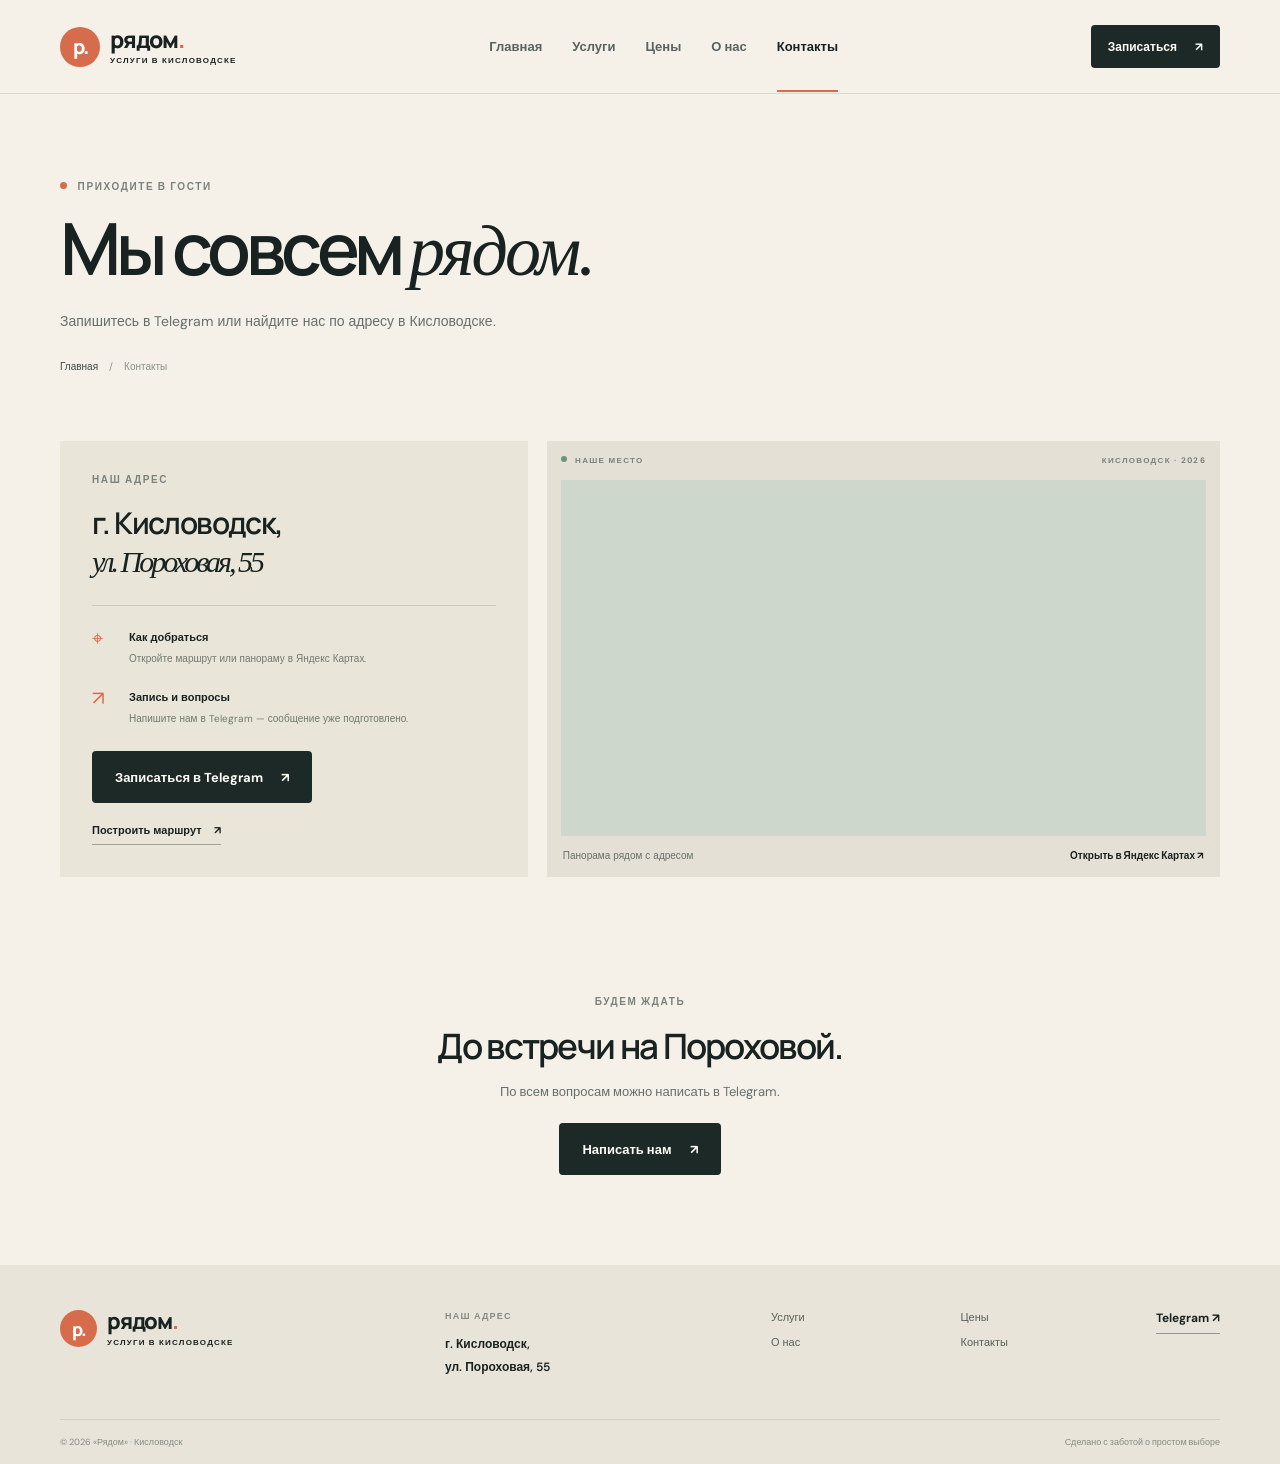
<file: site/contacts.html>
<!doctype html>
<html lang="ru">
<head>
  <meta charset="utf-8"><meta name="viewport" content="width=device-width, initial-scale=1"><meta name="theme-color" content="#f5f1e9">
  <meta name="description" content="Контакты и адрес: Кисловодск, улица Пороховая, 55. Запись в Telegram.">
  <title>Контакты — Рядом, Кисловодск</title><link rel="stylesheet" href="assets/styles.css"><script src="assets/config.js" defer></script><script src="assets/script.js" defer></script>
</head>
<body>
  <a class="skip-link" href="#main">Перейти к содержимому</a>
  <header class="site-header"><div class="container header-inner"><a class="brand" href="index.html"><span class="brand-mark">р.</span><span>рядом<span class="brand-dot">.</span><small>УСЛУГИ В КИСЛОВОДСКЕ</small></span></a><button class="menu-toggle" type="button" aria-expanded="false" aria-controls="main-nav"><span></span><span></span><span class="sr-only">Открыть меню</span></button><nav class="main-nav" id="main-nav" aria-label="Основная навигация"><a href="index.html">Главная</a><a href="services.html">Услуги</a><a href="prices.html">Цены</a><a href="about.html">О нас</a><a class="active" href="contacts.html" aria-current="page">Контакты</a></nav><a class="button button-small button-dark book-link" href="#">Записаться <span aria-hidden="true">↗</span></a></div></header>
  <main id="main">
    <section class="page-hero container"><p class="eyebrow"><span class="eyebrow-dot"></span> ПРИХОДИТЕ В ГОСТИ</p><h1>Мы совсем <em>рядом.</em></h1><p>Запишитесь в Telegram или найдите нас по адресу в Кисловодске.</p><div class="breadcrumb"><a href="index.html">Главная</a><span>/</span><span>Контакты</span></div></section>
    <section class="container contact-layout"><div class="contact-card"><p class="eyebrow">НАШ АДРЕС</p><h2>г. Кисловодск,<br><em>ул. Пороховая, 55</em></h2><div class="contact-divider"></div><div class="contact-detail"><span class="detail-icon">⌖</span><div><b>Как добраться</b><p>Откройте маршрут или панораму в Яндекс Картах.</p></div></div><div class="contact-detail"><span class="detail-icon">↗</span><div><b>Запись и вопросы</b><p>Напишите нам в Telegram — сообщение уже подготовлено.</p></div></div><a class="button button-dark book-link" href="#">Записаться в Telegram <span aria-hidden="true">↗</span></a><a class="text-link map-link" href="https://yandex.ru/maps/?text=%D0%9A%D0%B8%D1%81%D0%BB%D0%BE%D0%B2%D0%BE%D0%B4%D1%81%D0%BA%2C%20%D1%83%D0%BB%D0%B8%D1%86%D0%B0%20%D0%9F%D0%BE%D1%80%D0%BE%D1%85%D0%BE%D0%B2%D0%B0%D1%8F%2C%2055" target="_blank" rel="noopener noreferrer">Построить маршрут <span aria-hidden="true">↗</span></a></div>
      <div class="map-panel"><div class="map-topline"><span><i class="map-status"></i> НАШЕ МЕСТО</span><span>КИСЛОВОДСК · 2026</span></div><div class="map-frame-wrap"><iframe title="Панорама улицы Пороховой, 55 в Кисловодске на Яндекс Картах" src="https://yandex.ru/maps/?ll=42.736006%2C43.936768&amp;z=17&amp;l=map%2Cstv%2Csta&amp;panorama%5Bpoint%5D=42.736006%2C43.936768&amp;panorama%5Bdirection%5D=0%2C0&amp;panorama%5Bspan%5D=90%2C60&amp;panorama%5Bfull%5D=true&amp;tab=panorama" allowfullscreen loading="lazy" referrerpolicy="no-referrer-when-downgrade"></iframe></div><div class="map-caption"><span>Панорама рядом с адресом</span><a href="https://yandex.ru/maps/?ll=42.736006%2C43.936768&amp;z=17&amp;l=map%2Cstv%2Csta&amp;panorama%5Bpoint%5D=42.736006%2C43.936768&amp;panorama%5Bdirection%5D=0%2C0&amp;panorama%5Bspan%5D=90%2C60&amp;panorama%5Bfull%5D=true&amp;tab=panorama" target="_blank" rel="noopener noreferrer">Открыть в Яндекс Картах ↗</a></div></div></section>
    <section class="section container slim-cta"><p class="eyebrow">БУДЕМ ЖДАТЬ</p><h2>До встречи на Пороховой.</h2><p>По всем вопросам можно написать в Telegram.</p><a class="button button-dark book-link" href="#">Написать нам <span aria-hidden="true">↗</span></a></section>
  </main>
  <footer class="site-footer"><div class="container footer-main"><a class="brand brand-footer" href="index.html"><span class="brand-mark">р.</span><span>рядом<span class="brand-dot">.</span><small>УСЛУГИ В КИСЛОВОДСКЕ</small></span></a><div class="footer-address"><span>НАШ АДРЕС</span><b>г. Кисловодск,<br>ул. Пороховая, 55</b></div><nav class="footer-nav" aria-label="Разделы сайта"><a href="services.html">Услуги</a><a href="prices.html">Цены</a><a href="about.html">О нас</a><a href="contacts.html">Контакты</a></nav><a class="footer-telegram book-link" href="#">Telegram <span aria-hidden="true">↗</span></a></div><div class="container footer-bottom"><span>© 2026 «Рядом» · Кисловодск</span><span>Сделано с заботой о простом выборе</span></div></footer>
</body>
</html>
</file>
<file: assets/styles.css>
@import url('https://fonts.googleapis.com/css2?family=DM+Sans:wght@400;500;600;700&family=Manrope:wght@400;500;600;700;800&display=swap');

:root{--paper:#f5f1e9;--ink:#182220;--muted:#65706c;--line:#d9d7ce;--accent:#d66c4c;--cream:#e9e3d7;--dark:#1d2926;--white:#fffdf8;--lav:#e8e2ee;--mint:#dce8dc;--serif:Georgia,'Times New Roman',serif;--sans:'DM Sans',Arial,sans-serif;--display:'Manrope','DM Sans',Arial,sans-serif}
*{box-sizing:border-box}html{scroll-behavior:smooth}body{margin:0;background:var(--paper);color:var(--ink);font-family:var(--sans);font-size:16px;-webkit-font-smoothing:antialiased}a{color:inherit;text-decoration:none}button{font:inherit}.container{width:min(1160px,calc(100% - 64px));margin-inline:auto}.skip-link,.sr-only{position:absolute;width:1px;height:1px;padding:0;margin:-1px;overflow:hidden;clip:rect(0,0,0,0);white-space:nowrap;border:0}.skip-link:focus{clip:auto;width:auto;height:auto;margin:12px;padding:12px;background:white;z-index:100}
.site-header{height:94px;border-bottom:1px solid rgba(24,34,32,.12);display:flex;align-items:center}.header-inner{display:flex;align-items:center;justify-content:space-between;gap:30px}.brand{display:flex;align-items:center;gap:10px;font-family:var(--display);font-weight:800;font-size:23px;line-height:.9;letter-spacing:-1.2px;flex-shrink:0}.brand-mark{width:40px;height:40px;border-radius:50%;background:var(--accent);color:white;display:grid;place-items:center;font-size:20px;letter-spacing:-2px}.brand-dot{color:var(--accent)}.brand small{display:block;font-family:var(--sans);font-size:8px;font-weight:700;letter-spacing:1.2px;margin-top:7px}.main-nav{display:flex;align-items:center;gap:30px}.main-nav a{color:#59625d;font-size:13px;font-weight:600;transition:color .2s}.main-nav a:hover,.main-nav a.active{color:var(--ink)}.main-nav a.active{position:relative}.main-nav a.active:after{content:"";position:absolute;bottom:-37px;left:0;width:100%;height:2px;background:var(--accent)}.button{min-height:52px;padding:0 23px;display:inline-flex;align-items:center;justify-content:center;gap:18px;border-radius:4px;font-size:13px;font-weight:700;transition:transform .2s,background .2s;white-space:nowrap}.button:hover{transform:translateY(-2px)}.button-dark{background:var(--dark);color:var(--white)}.button-dark:hover{background:#2b3c37}.button-small{min-height:43px;padding:0 17px;font-size:12px}.button-light{background:var(--white);color:var(--ink)}.menu-toggle{display:none}
.hero{min-height:590px;display:grid;grid-template-columns:1fr 1.03fr;align-items:center;gap:26px;padding-top:46px;padding-bottom:48px}.hero-copy{padding:25px 0 10px}.eyebrow{margin:0 0 20px;color:#7a827d;font-size:10px;font-weight:700;letter-spacing:1.6px}.eyebrow-dot{display:inline-block;width:7px;height:7px;margin-right:7px;border-radius:50%;background:var(--accent);vertical-align:1px}.hero h1,.page-hero h1{margin:0;font-family:var(--display);font-size:clamp(48px,6.2vw,78px);font-weight:600;letter-spacing:-5px;line-height:.99}.hero h1 em,.page-hero h1 em,.section-heading h2 em,.address-inner h2 em,.final-cta h2 em,.contact-card h2 em,.about-copy h2 em{font-family:var(--serif);font-weight:400;letter-spacing:-3px}.hero-lead{max-width:425px;margin:25px 0 28px;color:var(--muted);font-size:15px;line-height:1.8}.hero-actions{display:flex;align-items:center;gap:24px}.text-link{display:inline-flex;gap:12px;align-items:center;font-size:13px;font-weight:700;border-bottom:1px solid #9da49e;padding:0 0 7px;transition:color .2s,border-color .2s}.text-link:hover{color:var(--accent);border-color:var(--accent)}.hero-note{display:flex;align-items:center;gap:11px;margin-top:50px;color:#717a75;font-size:11px;line-height:1.55}.hero-note b{color:var(--ink);font-weight:600}.note-icon{font-size:24px;color:var(--accent)}
.hero-art{height:458px;position:relative;overflow:hidden;border-radius:3px;background:#e9e4d8}.hero-art:before{content:"";position:absolute;width:360px;height:360px;border-radius:50%;background:#d5ddd2;left:-48px;top:157px}.hero-art:after{content:"";position:absolute;inset:auto 0 0;height:137px;background:#d9d2c1;clip-path:polygon(0 55%,14% 40%,27% 56%,47% 20%,63% 45%,76% 24%,100% 42%,100% 100%,0 100%)}.art-sun{position:absolute;width:138px;height:138px;border-radius:50%;background:#e6a878;right:55px;top:49px}.art-orbit{position:absolute;border:1px solid rgba(46,67,57,.25);border-radius:50%;z-index:1}.orbit-one{width:410px;height:410px;right:-55px;top:35px}.orbit-two{width:330px;height:330px;right:-12px;top:76px}.art-card{position:absolute;z-index:4;display:flex;align-items:center;gap:10px;padding:12px 15px;background:rgba(255,253,248,.92);box-shadow:0 10px 30px #3332;font-size:10px;font-weight:600;line-height:1.4}.art-card-top{right:24px;top:115px}.art-card-bottom{left:25px;bottom:44px}.art-card-icon{color:var(--accent);font-size:23px}.art-pin{font-size:27px;color:#527265}.art-building{position:absolute;z-index:3;width:245px;left:50%;bottom:82px;transform:translateX(-43%)}.building-roof{height:0;border-left:137px solid transparent;border-right:137px solid transparent;border-bottom:83px solid #364640;margin-left:-14px;position:relative}.building-roof:after{content:"";position:absolute;left:-108px;top:82px;width:216px;height:10px;background:#bc7559}.building-body{height:164px;background:#f7f1e5;position:relative;box-shadow:8px 12px 22px #252e2522}.building-sign{position:absolute;top:18px;left:50%;transform:translateX(-50%);font-family:var(--display);font-size:10px;font-weight:800;letter-spacing:2.2px;color:#405149}.building-windows{position:absolute;bottom:28px;left:20px;right:20px;display:grid;grid-template-columns:repeat(3,1fr);gap:10px}.building-windows i{height:52px;border:5px solid #b5c1b3;background:#879c8e}.building-door{position:absolute;bottom:0;left:50%;transform:translateX(-50%);width:35px;height:69px;background:#8a6654;border:4px solid #dfd0bc;border-bottom:0}.art-caption{position:absolute;z-index:4;left:27px;right:27px;top:25px;display:flex;align-items:center;gap:8px;color:#75807a;font-size:8px;font-weight:700;letter-spacing:1.2px}.caption-line{height:1px;background:#a2aaa2;flex:1}.trust-strip{border-top:1px solid var(--line);border-bottom:1px solid var(--line)}.trust-inner{height:67px;display:flex;align-items:center;justify-content:space-around;color:#69726d;font-size:9px;font-weight:700;letter-spacing:1.8px}.trust-inner i{font-style:normal;color:var(--accent);font-size:15px}
.hero-photo-art:before,.hero-photo-art:after{display:none}.hero-photo-art{background:#d8d8cf}.hero-photo-art>img{display:block;width:100%;height:100%;object-fit:cover;object-position:center 34%}.friend-photo-shade{position:absolute;inset:0;background:linear-gradient(180deg,rgba(18,28,25,.2),transparent 31%,transparent 55%,rgba(18,28,25,.48))}.friend-photo-location{position:absolute;top:20px;left:20px;display:flex;align-items:center;gap:4px;padding:10px 13px;background:rgba(255,253,248,.9);color:#45534b;font-size:8px;font-weight:700;letter-spacing:1.1px}.friend-photo-location .eyebrow-dot{margin-right:3px}.friend-caption{position:absolute;left:20px;bottom:20px;display:flex;align-items:center;gap:11px;color:#fff;font-family:var(--display);font-size:23px;font-weight:600;letter-spacing:-.7px;text-shadow:0 1px 8px #0003}.friend-caption small{display:block;margin-top:5px;font-family:var(--sans);font-size:8px;font-weight:700;letter-spacing:1.4px}.friend-caption-icon{width:38px;height:38px;display:grid;place-items:center;border-radius:50%;background:#f5f1e9;color:var(--accent);font-size:21px;text-shadow:none}
.section{padding-top:96px;padding-bottom:96px}.section-heading{display:flex;justify-content:space-between;align-items:flex-end;margin-bottom:38px}.section-heading h2,.final-cta h2{margin:0;font-family:var(--display);font-size:47px;line-height:1.08;letter-spacing:-2.4px;font-weight:600}.section-heading h2 em{letter-spacing:-1px}.section-heading .text-link{margin-bottom:9px}.service-cards{display:grid;grid-template-columns:repeat(3,1fr);gap:15px}.service-card{position:relative;display:flex;flex-direction:column;min-height:292px;padding:23px 24px 25px;overflow:hidden;transition:transform .25s}.service-card:hover{transform:translateY(-5px)}.card-cream{background:#eae4d8}.card-lilac{background:#e8e2ed}.card-green{background:#dfe8de}.card-number{font-size:9px;font-weight:700;letter-spacing:1.3px;color:#7d827a}.card-symbol{position:absolute;top:51px;right:23px;font-size:42px;font-weight:300}.symbol-sun{color:#d0784e}.symbol-loop{color:#867096;font-size:49px}.symbol-chat{color:#658473}.service-card h3{margin:51px 0 12px;font-family:var(--display);font-size:23px;line-height:1.17;letter-spacing:-.8px;font-weight:600}.service-card p{max-width:245px;margin:0;color:#68716a;font-size:12px;line-height:1.7}.card-arrow{position:absolute;right:23px;bottom:22px;font-size:20px}.template-note{margin:17px 0 0;color:#828984;font-size:11px}.address-band{background:var(--dark);color:var(--white);padding:48px 0}.address-inner{display:flex;align-items:center;gap:26px}.address-mark{width:64px;height:64px;display:grid;place-items:center;border:1px solid #88918c;border-radius:50%;font-size:31px;color:#e7aa82;flex:0 0 auto}.address-inner .eyebrow{margin-bottom:10px;color:#afb8b1}.address-inner h2{margin:0;font-family:var(--display);font-size:29px;font-weight:500;letter-spacing:-1.2px}.address-inner h2 em{letter-spacing:-.5px}.address-inner p:not(.eyebrow){margin:8px 0 0;color:#b9c0b9;font-size:12px}.address-inner .button{margin-left:auto}.final-cta{text-align:center;position:relative}.final-cta .eyebrow{margin-bottom:17px}.final-cta h2{font-size:48px}.final-cta>p:not(.eyebrow){color:var(--muted);font-size:13px;margin:19px 0 24px}.cta-ornament{position:absolute;top:86px;right:21%;font-size:38px;color:#dba17d;transform:rotate(14deg)}
.site-footer{background:#e9e4d9;padding:45px 0 0}.footer-main{display:grid;grid-template-columns:1.2fr 1fr 1.2fr auto;align-items:start;gap:30px;padding-bottom:42px}.brand-footer{font-size:22px}.brand-footer .brand-mark{width:37px;height:37px;font-size:18px}.footer-address span{display:block;margin-bottom:10px;color:#858b83;font-size:9px;font-weight:700;letter-spacing:1.2px}.footer-address b{font-size:12px;line-height:1.7;font-weight:600}.footer-nav{display:grid;grid-template-columns:1fr 1fr;gap:11px 24px;font-size:11px;color:#58615c}.footer-telegram{font-size:12px;font-weight:700;border-bottom:1px solid #92978f;padding-bottom:7px}.footer-bottom{border-top:1px solid #cfcfc6;display:flex;justify-content:space-between;padding:16px 0;color:#858b83;font-size:9px}
.page-hero{padding:86px 0 34px}.page-hero .eyebrow{margin-bottom:19px}.page-hero h1{font-size:clamp(50px,6vw,72px)}.page-hero>p:not(.eyebrow){max-width:560px;margin:22px 0 26px;color:var(--muted);font-size:14px;line-height:1.8}.breadcrumb{display:flex;gap:11px;align-items:center;color:#8a918c;font-size:10px}.breadcrumb a{color:#3d4944}.service-list{padding-top:30px;padding-bottom:45px}.service-row{display:grid;grid-template-columns:48px 70px 1fr 210px;gap:24px;align-items:center;min-height:180px;padding:24px 0;border-top:1px solid var(--line)}.service-row:last-child{border-bottom:1px solid var(--line)}.service-index{align-self:start;padding-top:7px;color:#a4aaa4;font-size:11px;font-weight:700}.service-row-icon{width:63px;height:63px;border-radius:50%;display:grid;place-items:center;font-size:26px}.icon-peach{background:#ead7c8;color:#bd6b4c}.icon-lavender{background:#e4ddeb;color:#826f91}.icon-mint{background:#dbe7dc;color:#688473}.service-row-copy .eyebrow{margin-bottom:9px;font-size:9px}.service-row-copy h2{margin:0 0 8px;font-family:var(--display);font-size:22px;letter-spacing:-.8px;font-weight:600}.service-row-copy p:last-child{max-width:550px;margin:0;color:var(--muted);font-size:12px;line-height:1.7}.service-row-action{display:flex;flex-direction:column;align-items:flex-start;gap:15px}.service-row-action>span{color:#848c85;font-size:10px}.service-row-action .text-link{font-size:11px}.info-callout{display:flex;align-items:center;gap:17px;background:#eae5d9;padding:22px 25px}.callout-icon{width:31px;height:31px;display:grid;place-items:center;border-radius:50%;border:1px solid #a5aaa0;color:#6a756d;font-family:var(--serif);font-size:18px}.info-callout b{font-size:12px}.info-callout p{margin:5px 0 0;color:#6e7870;font-size:11px}.info-callout>.text-link{margin-left:auto;flex-shrink:0}.slim-cta{text-align:center;padding-top:78px;padding-bottom:90px}.slim-cta .eyebrow{margin-bottom:14px}.slim-cta h2{margin:0;font-family:var(--display);font-size:35px;letter-spacing:-1.7px;font-weight:600}.slim-cta>p:not(.eyebrow){margin:13px 0 23px;color:var(--muted);font-size:13px}.price-panel{max-width:820px;padding:39px 45px 28px;background:#eae5d9}.price-panel-head{display:flex;justify-content:space-between;align-items:center;margin-bottom:22px}.price-panel-head .eyebrow{margin-bottom:8px}.price-panel-head h2{margin:0;font-family:var(--display);font-size:24px;letter-spacing:-1px}.price-stamp{width:61px;height:61px;display:grid;place-items:center;border:1px solid #b0b2a8;border-radius:50%;text-align:center;color:#707b72;font-size:7px;font-weight:700;letter-spacing:1px;line-height:1.5;transform:rotate(10deg)}.price-line{min-height:70px;border-top:1px solid #cfcfc5;display:flex;align-items:center;justify-content:space-between}.price-line>div{display:flex;align-items:center;gap:17px}.price-number{color:#a1a89f;font-size:10px}.price-line b{font-size:13px;font-weight:600}.price-value{font-family:var(--serif);font-size:15px;font-style:italic;color:#68746c}.price-panel-foot{border-top:1px solid #cfcfc5;padding-top:21px;display:flex;align-items:center;justify-content:space-between;color:#7b847c;font-size:10px}.pricing-note{max-width:820px;margin:16px auto 0;display:flex;align-items:center;gap:18px;padding:24px 0 12px}.pricing-note-mark{font-size:28px;color:var(--accent)}.pricing-note h3{margin:0 0 5px;font-family:var(--display);font-size:16px}.pricing-note p{margin:0;color:var(--muted);font-size:11px;line-height:1.7}
.about-feature{display:grid;grid-template-columns:1fr 1fr;gap:74px;align-items:center;padding-top:34px;padding-bottom:95px}.about-art{height:370px;position:relative;overflow:hidden;background:#e6dfd3}.about-circle{position:absolute;border:1px solid #85958a;border-radius:50%;left:50%;top:50%;transform:translate(-50%,-50%)}.circle-outer{width:300px;height:300px}.circle-inner{width:210px;height:210px;background:#d9e1d5;border-color:#a5b1a4}.about-star{position:absolute;left:50%;top:49%;transform:translate(-50%,-50%);z-index:1;color:#cc7958;font-size:68px}.about-word{position:absolute;left:50%;top:50%;transform:translate(-50%,51px);z-index:1;font-family:var(--display);font-size:18px;line-height:1.1;font-weight:700;letter-spacing:-.7px;text-align:center}.about-coord{position:absolute;left:22px;bottom:19px;color:#758078;font-size:8px;font-weight:700;letter-spacing:1.3px}.about-copy .eyebrow{margin-bottom:16px}.about-copy h2{margin:0 0 20px;font-family:var(--display);font-size:39px;line-height:1.1;letter-spacing:-2px;font-weight:600}.about-copy p:not(.eyebrow){color:var(--muted);font-size:13px;line-height:1.85}.about-copy .text-link{margin-top:14px}.values-section{background:#e9e4d9;padding:60px 0}.values-section .eyebrow{text-align:center;margin-bottom:28px}.values-grid{display:grid;grid-template-columns:repeat(3,1fr);gap:45px}.values-grid article{text-align:center;padding:0 15px}.values-grid article>span{color:var(--accent);font-family:var(--serif);font-style:italic;font-size:18px}.values-grid h3{margin:8px 0;font-family:var(--display);font-size:20px;letter-spacing:-.6px}.values-grid p{max-width:220px;margin:0 auto;color:#69736c;font-size:11px;line-height:1.7}
.contact-layout{display:grid;grid-template-columns:.82fr 1.18fr;gap:19px;padding-top:34px;padding-bottom:40px}.contact-card{padding:32px;background:#eae5d9}.contact-card .eyebrow{margin-bottom:18px}.contact-card h2{margin:0;font-family:var(--display);font-size:30px;line-height:1.25;letter-spacing:-1.6px;font-weight:600}.contact-divider{height:1px;background:#cbc9bf;margin:25px 0 19px}.contact-detail{display:flex;align-items:flex-start;gap:13px;margin:18px 0}.detail-icon{font-size:20px;color:var(--accent);width:24px}.contact-detail b{font-size:11px}.contact-detail p{margin:5px 0 0;color:#707970;font-size:10px;line-height:1.6}.contact-card>.button{margin-top:6px}.contact-card>.text-link{display:flex;width:max-content;margin-top:20px;font-size:11px}.map-panel{background:#e5e0d5;padding:14px;display:flex;flex-direction:column}.map-topline{height:25px;display:flex;justify-content:space-between;align-items:flex-start;color:#78817a;font-size:8px;font-weight:700;letter-spacing:1.3px}.map-status{display:inline-block;width:6px;height:6px;margin-right:5px;border-radius:50%;background:#6c9278;vertical-align:1px}.map-frame-wrap{flex:1;min-height:310px;background:#cdd7cc;overflow:hidden}.map-frame-wrap iframe{width:100%;height:100%;min-height:310px;border:0}.map-caption{display:flex;justify-content:space-between;gap:10px;padding:13px 2px 1px;color:#657069;font-size:10px}.map-caption a{font-weight:700;color:var(--ink)}
@media(max-width:1000px){.container{width:min(100% - 44px,900px)}.main-nav{gap:17px}.main-nav a{font-size:12px}.header-inner{gap:18px}.hero{min-height:520px;grid-template-columns:1fr .9fr}.hero-art{height:420px}.art-building{transform:translateX(-43%) scale(.85);transform-origin:bottom center}.hero h1{font-size:64px}.service-row{grid-template-columns:34px 58px 1fr 160px;gap:16px}.service-row-icon{width:55px;height:55px}.contact-card{padding:25px}}
@media(max-width:760px){.container{width:calc(100% - 38px)}.site-header{height:76px}.header-inner{position:relative}.brand{font-size:21px}.brand-mark{width:36px;height:36px}.menu-toggle{display:flex;width:39px;height:39px;margin-left:auto;padding:11px 8px;background:transparent;border:1px solid var(--line);border-radius:50%;flex-direction:column;justify-content:center;gap:5px}.menu-toggle>span:not(.sr-only){display:block;height:1px;width:100%;background:var(--ink)}.header-inner>.button-small{display:none}.main-nav{display:none;position:absolute;z-index:10;top:57px;left:-19px;right:-19px;padding:17px 20px 22px;background:var(--paper);border-bottom:1px solid var(--line);box-shadow:0 15px 20px #1d29260f;flex-direction:column;align-items:stretch;gap:0}.main-nav.is-open{display:flex}.main-nav a{padding:12px 0;font-size:14px}.main-nav a.active:after{display:none}.hero{display:flex;flex-direction:column;align-items:stretch;gap:26px;padding-top:48px;padding-bottom:34px}.hero-copy{padding:0}.hero h1{font-size:clamp(48px,12vw,68px);letter-spacing:-3.6px}.hero-lead{font-size:13px;max-width:460px;margin:18px 0 22px}.hero-actions{gap:17px;flex-wrap:wrap}.button{min-height:49px;padding:0 17px;font-size:12px}.hero-note{margin-top:25px}.hero-art{height:min(390px,92vw);min-height:290px}.art-building{transform:translateX(-43%) scale(.73)}.art-sun{width:100px;height:100px;right:38px;top:43px}.art-card-top{right:12px;top:103px}.art-card-bottom{left:13px;bottom:24px}.art-caption{left:16px;right:16px;top:15px}.trust-inner{height:auto;min-height:59px;justify-content:space-between;gap:7px}.trust-inner span{font-size:7px;letter-spacing:1px}.trust-inner i{font-size:11px}.section{padding-top:68px;padding-bottom:68px}.section-heading{align-items:flex-start;gap:15px;margin-bottom:25px}.section-heading h2,.final-cta h2{font-size:35px;letter-spacing:-1.8px}.section-heading .text-link{font-size:10px;margin-top:8px;flex-shrink:0}.service-cards{grid-template-columns:1fr;gap:10px}.service-card{min-height:225px;padding:19px}.service-card h3{margin-top:32px;font-size:22px}.card-symbol{top:40px}.service-card p{max-width:75%}.address-band{padding:32px 0}.address-inner{display:grid;grid-template-columns:49px 1fr;gap:14px}.address-mark{width:49px;height:49px;font-size:24px;grid-row:1/3}.address-inner h2{font-size:22px}.address-inner p:not(.eyebrow){font-size:10px;line-height:1.6}.address-inner .button{grid-column:2;margin:4px 0 0;width:max-content}.final-cta{padding-top:69px;padding-bottom:69px}.final-cta h2{font-size:37px}.final-cta>p:not(.eyebrow){font-size:12px}.cta-ornament{top:57px;right:10%;font-size:27px}.footer-main{grid-template-columns:1fr 1fr;gap:26px 18px;padding-bottom:28px}.footer-address{grid-column:1}.footer-nav{grid-column:2;grid-row:1/3}.footer-telegram{grid-column:1;grid-row:3;width:max-content}.footer-bottom{gap:10px;font-size:8px}.footer-bottom span:last-child{text-align:right}.page-hero{padding:58px 0 27px}.page-hero h1{font-size:clamp(45px,11vw,62px);letter-spacing:-3.4px}.page-hero>p:not(.eyebrow){font-size:12px;margin:16px 0 20px}.service-list{padding-top:20px;padding-bottom:30px}.service-row{grid-template-columns:30px 52px 1fr;gap:12px;align-items:start;padding:21px 0}.service-row-icon{width:48px;height:48px;font-size:22px}.service-row-copy{grid-column:3}.service-row-copy h2{font-size:18px}.service-row-copy p:last-child{font-size:11px}.service-row-action{grid-column:3;flex-direction:row;align-items:center;justify-content:space-between;margin-top:3px}.service-row-action>span{font-size:9px}.service-row-action .text-link{font-size:10px}.info-callout{align-items:flex-start;padding:17px;gap:11px}.info-callout p{line-height:1.6}.info-callout>.text-link{font-size:9px;margin-top:3px}.slim-cta{padding-top:57px;padding-bottom:65px}.slim-cta h2{font-size:27px}.slim-cta>p:not(.eyebrow){font-size:11px}.price-panel{padding:25px 19px 20px}.price-panel-head h2{font-size:21px}.price-line{min-height:61px}.price-line b{font-size:11px}.price-value{font-size:13px}.price-panel-foot{align-items:flex-start;gap:10px;font-size:9px}.price-panel-foot .button{min-height:43px}.pricing-note{padding:19px 2px}.about-feature{grid-template-columns:1fr;gap:34px;padding-top:20px;padding-bottom:60px}.about-art{height:300px}.about-copy h2{font-size:33px}.about-copy p:not(.eyebrow){font-size:12px}.values-section{padding:48px 0}.values-grid{grid-template-columns:1fr;gap:24px}.values-grid article{padding:0}.contact-layout{grid-template-columns:1fr;padding-top:20px;padding-bottom:25px;gap:12px}.contact-card{padding:25px 20px}.contact-card h2{font-size:26px}.map-frame-wrap,.map-frame-wrap iframe{min-height:330px}.map-caption{font-size:9px}}
@media(prefers-reduced-motion:reduce){html{scroll-behavior:auto}*,*:before,*:after{transition:none!important}}
</file>
<file: site/assets/styles.css>
@import url('https://fonts.googleapis.com/css2?family=DM+Sans:wght@400;500;600;700&family=Manrope:wght@400;500;600;700;800&display=swap');

:root{--paper:#f5f1e9;--ink:#182220;--muted:#65706c;--line:#d9d7ce;--accent:#d66c4c;--cream:#e9e3d7;--dark:#1d2926;--white:#fffdf8;--lav:#e8e2ee;--mint:#dce8dc;--serif:Georgia,'Times New Roman',serif;--sans:'DM Sans',Arial,sans-serif;--display:'Manrope','DM Sans',Arial,sans-serif}
*{box-sizing:border-box}html{scroll-behavior:smooth}body{margin:0;background:var(--paper);color:var(--ink);font-family:var(--sans);font-size:16px;-webkit-font-smoothing:antialiased}a{color:inherit;text-decoration:none}button{font:inherit}.container{width:min(1160px,calc(100% - 64px));margin-inline:auto}.skip-link,.sr-only{position:absolute;width:1px;height:1px;padding:0;margin:-1px;overflow:hidden;clip:rect(0,0,0,0);white-space:nowrap;border:0}.skip-link:focus{clip:auto;width:auto;height:auto;margin:12px;padding:12px;background:white;z-index:100}
.site-header{height:94px;border-bottom:1px solid rgba(24,34,32,.12);display:flex;align-items:center}.header-inner{display:flex;align-items:center;justify-content:space-between;gap:30px}.brand{display:flex;align-items:center;gap:10px;font-family:var(--display);font-weight:800;font-size:23px;line-height:.9;letter-spacing:-1.2px;flex-shrink:0}.brand-mark{width:40px;height:40px;border-radius:50%;background:var(--accent);color:white;display:grid;place-items:center;font-size:20px;letter-spacing:-2px}.brand-dot{color:var(--accent)}.brand small{display:block;font-family:var(--sans);font-size:8px;font-weight:700;letter-spacing:1.2px;margin-top:7px}.main-nav{display:flex;align-items:center;gap:30px}.main-nav a{color:#59625d;font-size:13px;font-weight:600;transition:color .2s}.main-nav a:hover,.main-nav a.active{color:var(--ink)}.main-nav a.active{position:relative}.main-nav a.active:after{content:"";position:absolute;bottom:-37px;left:0;width:100%;height:2px;background:var(--accent)}.button{min-height:52px;padding:0 23px;display:inline-flex;align-items:center;justify-content:center;gap:18px;border-radius:4px;font-size:13px;font-weight:700;transition:transform .2s,background .2s;white-space:nowrap}.button:hover{transform:translateY(-2px)}.button-dark{background:var(--dark);color:var(--white)}.button-dark:hover{background:#2b3c37}.button-small{min-height:43px;padding:0 17px;font-size:12px}.button-light{background:var(--white);color:var(--ink)}.menu-toggle{display:none}
.hero{min-height:590px;display:grid;grid-template-columns:1fr 1.03fr;align-items:center;gap:26px;padding-top:46px;padding-bottom:48px}.hero-copy{padding:25px 0 10px}.eyebrow{margin:0 0 20px;color:#7a827d;font-size:10px;font-weight:700;letter-spacing:1.6px}.eyebrow-dot{display:inline-block;width:7px;height:7px;margin-right:7px;border-radius:50%;background:var(--accent);vertical-align:1px}.hero h1,.page-hero h1{margin:0;font-family:var(--display);font-size:clamp(48px,6.2vw,78px);font-weight:600;letter-spacing:-5px;line-height:.99}.hero h1 em,.page-hero h1 em,.section-heading h2 em,.address-inner h2 em,.final-cta h2 em,.contact-card h2 em,.about-copy h2 em{font-family:var(--serif);font-weight:400;letter-spacing:-3px}.hero-lead{max-width:425px;margin:25px 0 28px;color:var(--muted);font-size:15px;line-height:1.8}.hero-actions{display:flex;align-items:center;gap:24px}.text-link{display:inline-flex;gap:12px;align-items:center;font-size:13px;font-weight:700;border-bottom:1px solid #9da49e;padding:0 0 7px;transition:color .2s,border-color .2s}.text-link:hover{color:var(--accent);border-color:var(--accent)}.hero-note{display:flex;align-items:center;gap:11px;margin-top:50px;color:#717a75;font-size:11px;line-height:1.55}.hero-note b{color:var(--ink);font-weight:600}.note-icon{font-size:24px;color:var(--accent)}
.hero-art{height:458px;position:relative;overflow:hidden;border-radius:3px;background:#e9e4d8}.hero-art:before{content:"";position:absolute;width:360px;height:360px;border-radius:50%;background:#d5ddd2;left:-48px;top:157px}.hero-art:after{content:"";position:absolute;inset:auto 0 0;height:137px;background:#d9d2c1;clip-path:polygon(0 55%,14% 40%,27% 56%,47% 20%,63% 45%,76% 24%,100% 42%,100% 100%,0 100%)}.art-sun{position:absolute;width:138px;height:138px;border-radius:50%;background:#e6a878;right:55px;top:49px}.art-orbit{position:absolute;border:1px solid rgba(46,67,57,.25);border-radius:50%;z-index:1}.orbit-one{width:410px;height:410px;right:-55px;top:35px}.orbit-two{width:330px;height:330px;right:-12px;top:76px}.art-card{position:absolute;z-index:4;display:flex;align-items:center;gap:10px;padding:12px 15px;background:rgba(255,253,248,.92);box-shadow:0 10px 30px #3332;font-size:10px;font-weight:600;line-height:1.4}.art-card-top{right:24px;top:115px}.art-card-bottom{left:25px;bottom:44px}.art-card-icon{color:var(--accent);font-size:23px}.art-pin{font-size:27px;color:#527265}.art-building{position:absolute;z-index:3;width:245px;left:50%;bottom:82px;transform:translateX(-43%)}.building-roof{height:0;border-left:137px solid transparent;border-right:137px solid transparent;border-bottom:83px solid #364640;margin-left:-14px;position:relative}.building-roof:after{content:"";position:absolute;left:-108px;top:82px;width:216px;height:10px;background:#bc7559}.building-body{height:164px;background:#f7f1e5;position:relative;box-shadow:8px 12px 22px #252e2522}.building-sign{position:absolute;top:18px;left:50%;transform:translateX(-50%);font-family:var(--display);font-size:10px;font-weight:800;letter-spacing:2.2px;color:#405149}.building-windows{position:absolute;bottom:28px;left:20px;right:20px;display:grid;grid-template-columns:repeat(3,1fr);gap:10px}.building-windows i{height:52px;border:5px solid #b5c1b3;background:#879c8e}.building-door{position:absolute;bottom:0;left:50%;transform:translateX(-50%);width:35px;height:69px;background:#8a6654;border:4px solid #dfd0bc;border-bottom:0}.art-caption{position:absolute;z-index:4;left:27px;right:27px;top:25px;display:flex;align-items:center;gap:8px;color:#75807a;font-size:8px;font-weight:700;letter-spacing:1.2px}.caption-line{height:1px;background:#a2aaa2;flex:1}.trust-strip{border-top:1px solid var(--line);border-bottom:1px solid var(--line)}.trust-inner{height:67px;display:flex;align-items:center;justify-content:space-around;color:#69726d;font-size:9px;font-weight:700;letter-spacing:1.8px}.trust-inner i{font-style:normal;color:var(--accent);font-size:15px}
.hero-photo-art:before,.hero-photo-art:after{display:none}.hero-photo-art{background:#d8d8cf}.hero-photo-art>img{display:block;width:100%;height:100%;object-fit:cover;object-position:center 34%}.friend-photo-shade{position:absolute;inset:0;background:linear-gradient(180deg,rgba(18,28,25,.2),transparent 31%,transparent 55%,rgba(18,28,25,.48))}.friend-photo-location{position:absolute;top:20px;left:20px;display:flex;align-items:center;gap:4px;padding:10px 13px;background:rgba(255,253,248,.9);color:#45534b;font-size:8px;font-weight:700;letter-spacing:1.1px}.friend-photo-location .eyebrow-dot{margin-right:3px}.friend-caption{position:absolute;left:20px;bottom:20px;display:flex;align-items:center;gap:11px;color:#fff;font-family:var(--display);font-size:23px;font-weight:600;letter-spacing:-.7px;text-shadow:0 1px 8px #0003}.friend-caption small{display:block;margin-top:5px;font-family:var(--sans);font-size:8px;font-weight:700;letter-spacing:1.4px}.friend-caption-icon{width:38px;height:38px;display:grid;place-items:center;border-radius:50%;background:#f5f1e9;color:var(--accent);font-size:21px;text-shadow:none}
.section{padding-top:96px;padding-bottom:96px}.section-heading{display:flex;justify-content:space-between;align-items:flex-end;margin-bottom:38px}.section-heading h2,.final-cta h2{margin:0;font-family:var(--display);font-size:47px;line-height:1.08;letter-spacing:-2.4px;font-weight:600}.section-heading h2 em{letter-spacing:-1px}.section-heading .text-link{margin-bottom:9px}.service-cards{display:grid;grid-template-columns:repeat(3,1fr);gap:15px}.service-card{position:relative;display:flex;flex-direction:column;min-height:292px;padding:23px 24px 25px;overflow:hidden;transition:transform .25s}.service-card:hover{transform:translateY(-5px)}.card-cream{background:#eae4d8}.card-lilac{background:#e8e2ed}.card-green{background:#dfe8de}.card-number{font-size:9px;font-weight:700;letter-spacing:1.3px;color:#7d827a}.card-symbol{position:absolute;top:51px;right:23px;font-size:42px;font-weight:300}.symbol-sun{color:#d0784e}.symbol-loop{color:#867096;font-size:49px}.symbol-chat{color:#658473}.service-card h3{margin:51px 0 12px;font-family:var(--display);font-size:23px;line-height:1.17;letter-spacing:-.8px;font-weight:600}.service-card p{max-width:245px;margin:0;color:#68716a;font-size:12px;line-height:1.7}.card-arrow{position:absolute;right:23px;bottom:22px;font-size:20px}.template-note{margin:17px 0 0;color:#828984;font-size:11px}.address-band{background:var(--dark);color:var(--white);padding:48px 0}.address-inner{display:flex;align-items:center;gap:26px}.address-mark{width:64px;height:64px;display:grid;place-items:center;border:1px solid #88918c;border-radius:50%;font-size:31px;color:#e7aa82;flex:0 0 auto}.address-inner .eyebrow{margin-bottom:10px;color:#afb8b1}.address-inner h2{margin:0;font-family:var(--display);font-size:29px;font-weight:500;letter-spacing:-1.2px}.address-inner h2 em{letter-spacing:-.5px}.address-inner p:not(.eyebrow){margin:8px 0 0;color:#b9c0b9;font-size:12px}.address-inner .button{margin-left:auto}.final-cta{text-align:center;position:relative}.final-cta .eyebrow{margin-bottom:17px}.final-cta h2{font-size:48px}.final-cta>p:not(.eyebrow){color:var(--muted);font-size:13px;margin:19px 0 24px}.cta-ornament{position:absolute;top:86px;right:21%;font-size:38px;color:#dba17d;transform:rotate(14deg)}
.site-footer{background:#e9e4d9;padding:45px 0 0}.footer-main{display:grid;grid-template-columns:1.2fr 1fr 1.2fr auto;align-items:start;gap:30px;padding-bottom:42px}.brand-footer{font-size:22px}.brand-footer .brand-mark{width:37px;height:37px;font-size:18px}.footer-address span{display:block;margin-bottom:10px;color:#858b83;font-size:9px;font-weight:700;letter-spacing:1.2px}.footer-address b{font-size:12px;line-height:1.7;font-weight:600}.footer-nav{display:grid;grid-template-columns:1fr 1fr;gap:11px 24px;font-size:11px;color:#58615c}.footer-telegram{font-size:12px;font-weight:700;border-bottom:1px solid #92978f;padding-bottom:7px}.footer-bottom{border-top:1px solid #cfcfc6;display:flex;justify-content:space-between;padding:16px 0;color:#858b83;font-size:9px}
.page-hero{padding:86px 0 34px}.page-hero .eyebrow{margin-bottom:19px}.page-hero h1{font-size:clamp(50px,6vw,72px)}.page-hero>p:not(.eyebrow){max-width:560px;margin:22px 0 26px;color:var(--muted);font-size:14px;line-height:1.8}.breadcrumb{display:flex;gap:11px;align-items:center;color:#8a918c;font-size:10px}.breadcrumb a{color:#3d4944}.service-list{padding-top:30px;padding-bottom:45px}.service-row{display:grid;grid-template-columns:48px 70px 1fr 210px;gap:24px;align-items:center;min-height:180px;padding:24px 0;border-top:1px solid var(--line)}.service-row:last-child{border-bottom:1px solid var(--line)}.service-index{align-self:start;padding-top:7px;color:#a4aaa4;font-size:11px;font-weight:700}.service-row-icon{width:63px;height:63px;border-radius:50%;display:grid;place-items:center;font-size:26px}.icon-peach{background:#ead7c8;color:#bd6b4c}.icon-lavender{background:#e4ddeb;color:#826f91}.icon-mint{background:#dbe7dc;color:#688473}.service-row-copy .eyebrow{margin-bottom:9px;font-size:9px}.service-row-copy h2{margin:0 0 8px;font-family:var(--display);font-size:22px;letter-spacing:-.8px;font-weight:600}.service-row-copy p:last-child{max-width:550px;margin:0;color:var(--muted);font-size:12px;line-height:1.7}.service-row-action{display:flex;flex-direction:column;align-items:flex-start;gap:15px}.service-row-action>span{color:#848c85;font-size:10px}.service-row-action .text-link{font-size:11px}.info-callout{display:flex;align-items:center;gap:17px;background:#eae5d9;padding:22px 25px}.callout-icon{width:31px;height:31px;display:grid;place-items:center;border-radius:50%;border:1px solid #a5aaa0;color:#6a756d;font-family:var(--serif);font-size:18px}.info-callout b{font-size:12px}.info-callout p{margin:5px 0 0;color:#6e7870;font-size:11px}.info-callout>.text-link{margin-left:auto;flex-shrink:0}.slim-cta{text-align:center;padding-top:78px;padding-bottom:90px}.slim-cta .eyebrow{margin-bottom:14px}.slim-cta h2{margin:0;font-family:var(--display);font-size:35px;letter-spacing:-1.7px;font-weight:600}.slim-cta>p:not(.eyebrow){margin:13px 0 23px;color:var(--muted);font-size:13px}.price-panel{max-width:820px;padding:39px 45px 28px;background:#eae5d9}.price-panel-head{display:flex;justify-content:space-between;align-items:center;margin-bottom:22px}.price-panel-head .eyebrow{margin-bottom:8px}.price-panel-head h2{margin:0;font-family:var(--display);font-size:24px;letter-spacing:-1px}.price-stamp{width:61px;height:61px;display:grid;place-items:center;border:1px solid #b0b2a8;border-radius:50%;text-align:center;color:#707b72;font-size:7px;font-weight:700;letter-spacing:1px;line-height:1.5;transform:rotate(10deg)}.price-line{min-height:70px;border-top:1px solid #cfcfc5;display:flex;align-items:center;justify-content:space-between}.price-line>div{display:flex;align-items:center;gap:17px}.price-number{color:#a1a89f;font-size:10px}.price-line b{font-size:13px;font-weight:600}.price-value{font-family:var(--serif);font-size:15px;font-style:italic;color:#68746c}.price-panel-foot{border-top:1px solid #cfcfc5;padding-top:21px;display:flex;align-items:center;justify-content:space-between;color:#7b847c;font-size:10px}.pricing-note{max-width:820px;margin:16px auto 0;display:flex;align-items:center;gap:18px;padding:24px 0 12px}.pricing-note-mark{font-size:28px;color:var(--accent)}.pricing-note h3{margin:0 0 5px;font-family:var(--display);font-size:16px}.pricing-note p{margin:0;color:var(--muted);font-size:11px;line-height:1.7}
.about-feature{display:grid;grid-template-columns:1fr 1fr;gap:74px;align-items:center;padding-top:34px;padding-bottom:95px}.about-art{height:370px;position:relative;overflow:hidden;background:#e6dfd3}.about-circle{position:absolute;border:1px solid #85958a;border-radius:50%;left:50%;top:50%;transform:translate(-50%,-50%)}.circle-outer{width:300px;height:300px}.circle-inner{width:210px;height:210px;background:#d9e1d5;border-color:#a5b1a4}.about-star{position:absolute;left:50%;top:49%;transform:translate(-50%,-50%);z-index:1;color:#cc7958;font-size:68px}.about-word{position:absolute;left:50%;top:50%;transform:translate(-50%,51px);z-index:1;font-family:var(--display);font-size:18px;line-height:1.1;font-weight:700;letter-spacing:-.7px;text-align:center}.about-coord{position:absolute;left:22px;bottom:19px;color:#758078;font-size:8px;font-weight:700;letter-spacing:1.3px}.about-copy .eyebrow{margin-bottom:16px}.about-copy h2{margin:0 0 20px;font-family:var(--display);font-size:39px;line-height:1.1;letter-spacing:-2px;font-weight:600}.about-copy p:not(.eyebrow){color:var(--muted);font-size:13px;line-height:1.85}.about-copy .text-link{margin-top:14px}.values-section{background:#e9e4d9;padding:60px 0}.values-section .eyebrow{text-align:center;margin-bottom:28px}.values-grid{display:grid;grid-template-columns:repeat(3,1fr);gap:45px}.values-grid article{text-align:center;padding:0 15px}.values-grid article>span{color:var(--accent);font-family:var(--serif);font-style:italic;font-size:18px}.values-grid h3{margin:8px 0;font-family:var(--display);font-size:20px;letter-spacing:-.6px}.values-grid p{max-width:220px;margin:0 auto;color:#69736c;font-size:11px;line-height:1.7}
.contact-layout{display:grid;grid-template-columns:.82fr 1.18fr;gap:19px;padding-top:34px;padding-bottom:40px}.contact-card{padding:32px;background:#eae5d9}.contact-card .eyebrow{margin-bottom:18px}.contact-card h2{margin:0;font-family:var(--display);font-size:30px;line-height:1.25;letter-spacing:-1.6px;font-weight:600}.contact-divider{height:1px;background:#cbc9bf;margin:25px 0 19px}.contact-detail{display:flex;align-items:flex-start;gap:13px;margin:18px 0}.detail-icon{font-size:20px;color:var(--accent);width:24px}.contact-detail b{font-size:11px}.contact-detail p{margin:5px 0 0;color:#707970;font-size:10px;line-height:1.6}.contact-card>.button{margin-top:6px}.contact-card>.text-link{display:flex;width:max-content;margin-top:20px;font-size:11px}.map-panel{background:#e5e0d5;padding:14px;display:flex;flex-direction:column}.map-topline{height:25px;display:flex;justify-content:space-between;align-items:flex-start;color:#78817a;font-size:8px;font-weight:700;letter-spacing:1.3px}.map-status{display:inline-block;width:6px;height:6px;margin-right:5px;border-radius:50%;background:#6c9278;vertical-align:1px}.map-frame-wrap{flex:1;min-height:310px;background:#cdd7cc;overflow:hidden}.map-frame-wrap iframe{width:100%;height:100%;min-height:310px;border:0}.map-caption{display:flex;justify-content:space-between;gap:10px;padding:13px 2px 1px;color:#657069;font-size:10px}.map-caption a{font-weight:700;color:var(--ink)}
@media(max-width:1000px){.container{width:min(100% - 44px,900px)}.main-nav{gap:17px}.main-nav a{font-size:12px}.header-inner{gap:18px}.hero{min-height:520px;grid-template-columns:1fr .9fr}.hero-art{height:420px}.art-building{transform:translateX(-43%) scale(.85);transform-origin:bottom center}.hero h1{font-size:64px}.service-row{grid-template-columns:34px 58px 1fr 160px;gap:16px}.service-row-icon{width:55px;height:55px}.contact-card{padding:25px}}
@media(max-width:760px){.container{width:calc(100% - 38px)}.site-header{height:76px}.header-inner{position:relative}.brand{font-size:21px}.brand-mark{width:36px;height:36px}.menu-toggle{display:flex;width:39px;height:39px;margin-left:auto;padding:11px 8px;background:transparent;border:1px solid var(--line);border-radius:50%;flex-direction:column;justify-content:center;gap:5px}.menu-toggle>span:not(.sr-only){display:block;height:1px;width:100%;background:var(--ink)}.header-inner>.button-small{display:none}.main-nav{display:none;position:absolute;z-index:10;top:57px;left:-19px;right:-19px;padding:17px 20px 22px;background:var(--paper);border-bottom:1px solid var(--line);box-shadow:0 15px 20px #1d29260f;flex-direction:column;align-items:stretch;gap:0}.main-nav.is-open{display:flex}.main-nav a{padding:12px 0;font-size:14px}.main-nav a.active:after{display:none}.hero{display:flex;flex-direction:column;align-items:stretch;gap:26px;padding-top:48px;padding-bottom:34px}.hero-copy{padding:0}.hero h1{font-size:clamp(48px,12vw,68px);letter-spacing:-3.6px}.hero-lead{font-size:13px;max-width:460px;margin:18px 0 22px}.hero-actions{gap:17px;flex-wrap:wrap}.button{min-height:49px;padding:0 17px;font-size:12px}.hero-note{margin-top:25px}.hero-art{height:min(390px,92vw);min-height:290px}.art-building{transform:translateX(-43%) scale(.73)}.art-sun{width:100px;height:100px;right:38px;top:43px}.art-card-top{right:12px;top:103px}.art-card-bottom{left:13px;bottom:24px}.art-caption{left:16px;right:16px;top:15px}.trust-inner{height:auto;min-height:59px;justify-content:space-between;gap:7px}.trust-inner span{font-size:7px;letter-spacing:1px}.trust-inner i{font-size:11px}.section{padding-top:68px;padding-bottom:68px}.section-heading{align-items:flex-start;gap:15px;margin-bottom:25px}.section-heading h2,.final-cta h2{font-size:35px;letter-spacing:-1.8px}.section-heading .text-link{font-size:10px;margin-top:8px;flex-shrink:0}.service-cards{grid-template-columns:1fr;gap:10px}.service-card{min-height:225px;padding:19px}.service-card h3{margin-top:32px;font-size:22px}.card-symbol{top:40px}.service-card p{max-width:75%}.address-band{padding:32px 0}.address-inner{display:grid;grid-template-columns:49px 1fr;gap:14px}.address-mark{width:49px;height:49px;font-size:24px;grid-row:1/3}.address-inner h2{font-size:22px}.address-inner p:not(.eyebrow){font-size:10px;line-height:1.6}.address-inner .button{grid-column:2;margin:4px 0 0;width:max-content}.final-cta{padding-top:69px;padding-bottom:69px}.final-cta h2{font-size:37px}.final-cta>p:not(.eyebrow){font-size:12px}.cta-ornament{top:57px;right:10%;font-size:27px}.footer-main{grid-template-columns:1fr 1fr;gap:26px 18px;padding-bottom:28px}.footer-address{grid-column:1}.footer-nav{grid-column:2;grid-row:1/3}.footer-telegram{grid-column:1;grid-row:3;width:max-content}.footer-bottom{gap:10px;font-size:8px}.footer-bottom span:last-child{text-align:right}.page-hero{padding:58px 0 27px}.page-hero h1{font-size:clamp(45px,11vw,62px);letter-spacing:-3.4px}.page-hero>p:not(.eyebrow){font-size:12px;margin:16px 0 20px}.service-list{padding-top:20px;padding-bottom:30px}.service-row{grid-template-columns:30px 52px 1fr;gap:12px;align-items:start;padding:21px 0}.service-row-icon{width:48px;height:48px;font-size:22px}.service-row-copy{grid-column:3}.service-row-copy h2{font-size:18px}.service-row-copy p:last-child{font-size:11px}.service-row-action{grid-column:3;flex-direction:row;align-items:center;justify-content:space-between;margin-top:3px}.service-row-action>span{font-size:9px}.service-row-action .text-link{font-size:10px}.info-callout{align-items:flex-start;padding:17px;gap:11px}.info-callout p{line-height:1.6}.info-callout>.text-link{font-size:9px;margin-top:3px}.slim-cta{padding-top:57px;padding-bottom:65px}.slim-cta h2{font-size:27px}.slim-cta>p:not(.eyebrow){font-size:11px}.price-panel{padding:25px 19px 20px}.price-panel-head h2{font-size:21px}.price-line{min-height:61px}.price-line b{font-size:11px}.price-value{font-size:13px}.price-panel-foot{align-items:flex-start;gap:10px;font-size:9px}.price-panel-foot .button{min-height:43px}.pricing-note{padding:19px 2px}.about-feature{grid-template-columns:1fr;gap:34px;padding-top:20px;padding-bottom:60px}.about-art{height:300px}.about-copy h2{font-size:33px}.about-copy p:not(.eyebrow){font-size:12px}.values-section{padding:48px 0}.values-grid{grid-template-columns:1fr;gap:24px}.values-grid article{padding:0}.contact-layout{grid-template-columns:1fr;padding-top:20px;padding-bottom:25px;gap:12px}.contact-card{padding:25px 20px}.contact-card h2{font-size:26px}.map-frame-wrap,.map-frame-wrap iframe{min-height:330px}.map-caption{font-size:9px}}
@media(prefers-reduced-motion:reduce){html{scroll-behavior:auto}*,*:before,*:after{transition:none!important}}
</file>
